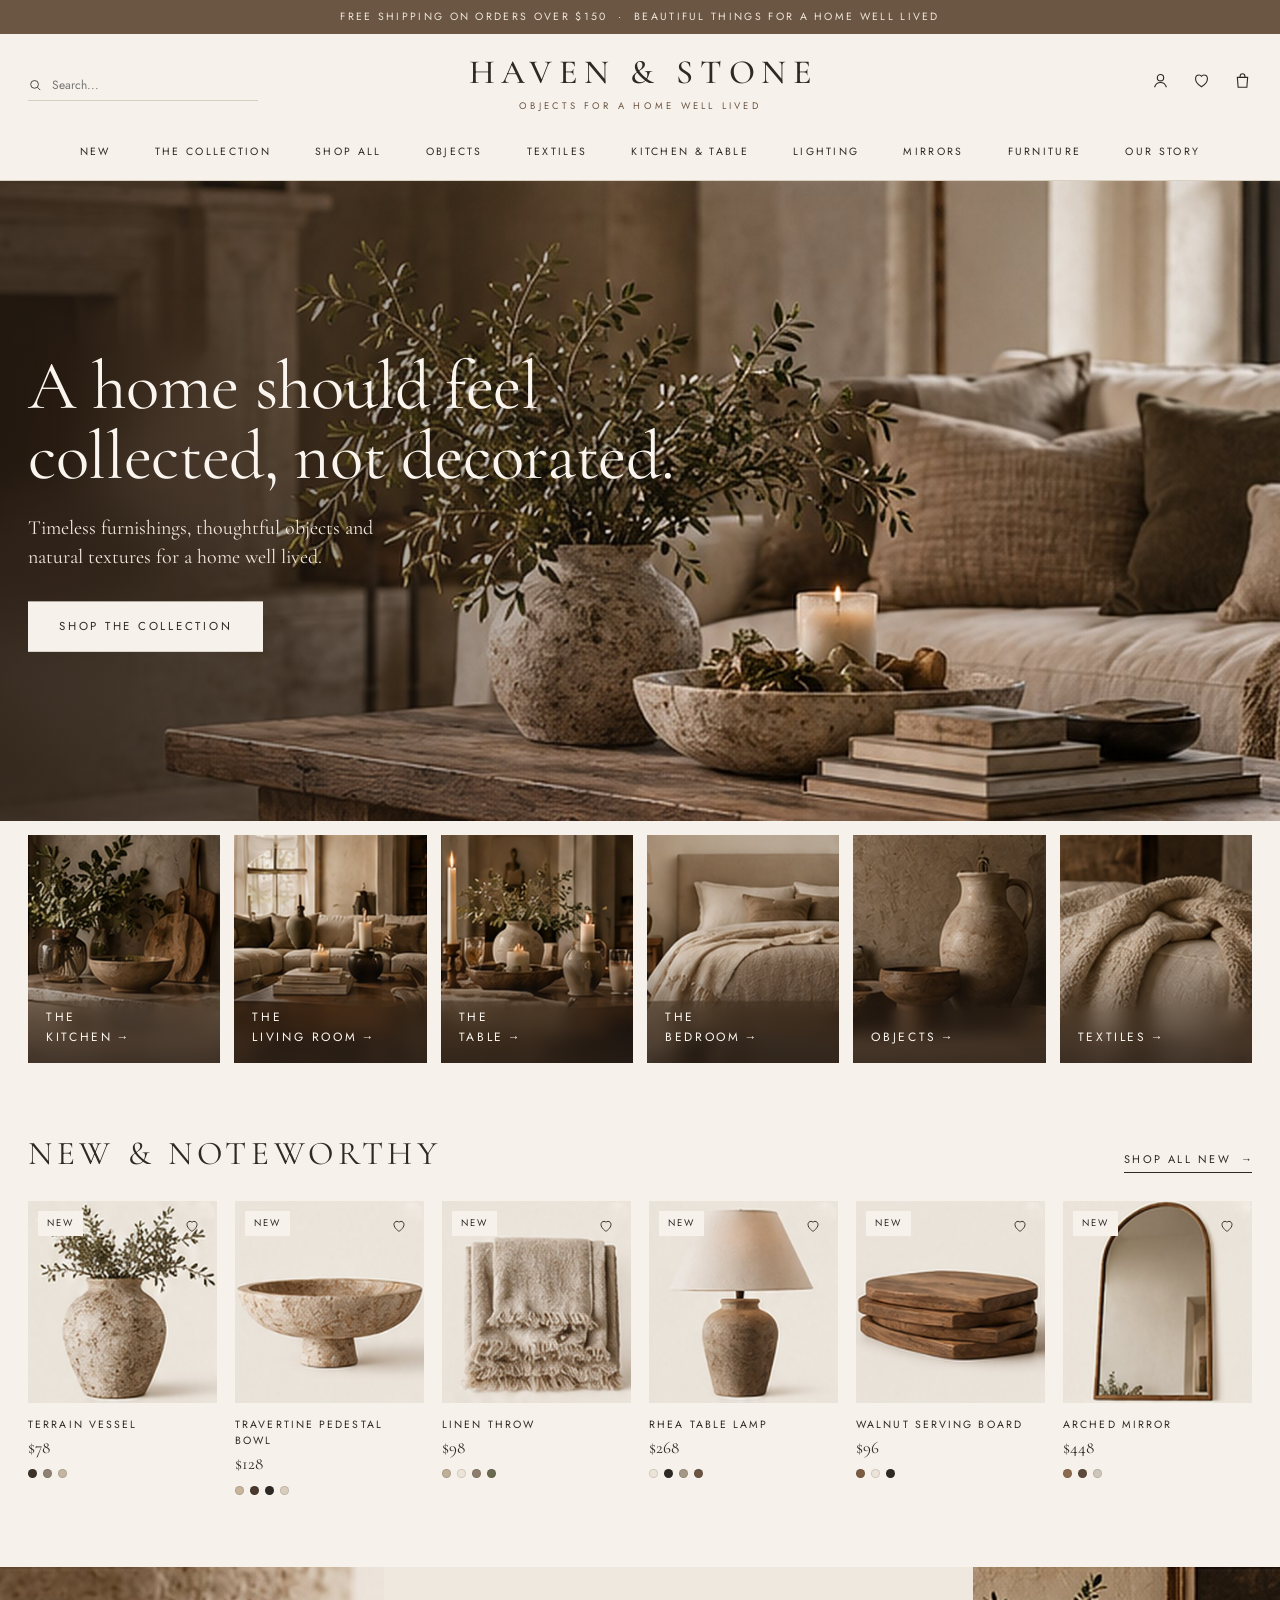
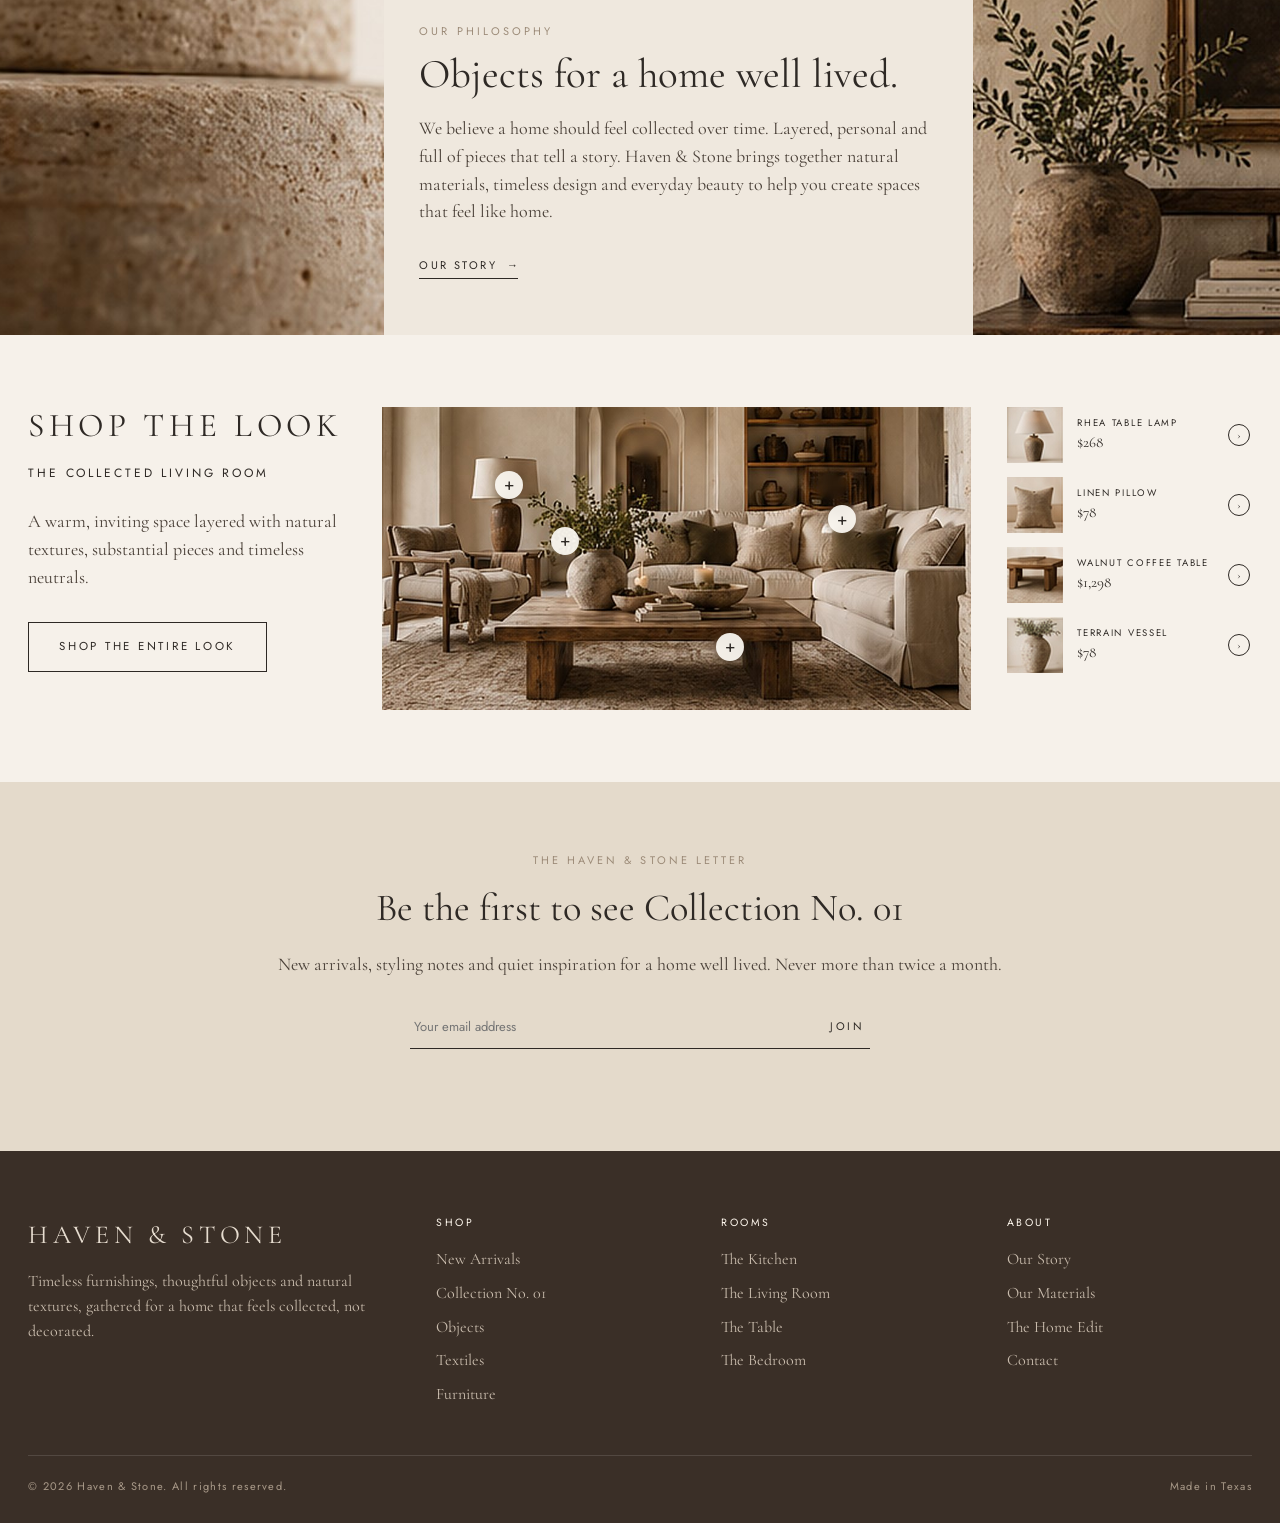
<file: index.html>
<!doctype html>
<html lang="en">
<head>
<meta charset="utf-8">
<meta name="viewport" content="width=device-width, initial-scale=1">
<title>Haven &amp; Stone | Objects for a home well lived</title>
<meta name="description" content="Timeless furnishings, thoughtful objects and natural textures for a home that feels collected, not decorated.">
<link rel="preconnect" href="https://fonts.googleapis.com">
<link rel="preconnect" href="https://fonts.gstatic.com" crossorigin>
<link href="https://fonts.googleapis.com/css2?family=Cormorant+Garamond:ital,wght@0,400;0,500;1,400&family=Jost:wght@400;500&display=swap" rel="stylesheet">
<link rel="stylesheet" href="css/style.css">
<link rel="icon" href="img/favicon.svg" type="image/svg+xml">
</head>
<body data-page="home">
<div id="site-header"></div>

<main>
  <section class="hero">
    <img src="img/hero.jpg" alt="A stoneware vessel of olive branches on a worn wood coffee table beside a linen sofa and a lit fireplace">
    <div class="hero-copy"><div class="wrap">
      <h1>A home should feel collected, not decorated.</h1>
      <p>Timeless furnishings, thoughtful objects and natural textures for a home well lived.</p>
      <a class="btn btn-light" href="collection.html">Shop the Collection</a>
    </div></div>
  </section>

  <section class="rooms"><div class="wrap rooms-grid">
    <a class="room" href="shop.html?room=kitchen"><img src="img/room-kitchen.jpg" alt=""><span>The<br>Kitchen</span></a>
    <a class="room" href="shop.html?room=living"><img src="img/room-living.jpg" alt=""><span>The<br>Living Room</span></a>
    <a class="room" href="shop.html?room=table"><img src="img/room-table.jpg" alt=""><span>The<br>Table</span></a>
    <a class="room" href="shop.html?room=bedroom"><img src="img/room-bedroom.jpg" alt=""><span>The<br>Bedroom</span></a>
    <a class="room" href="shop.html?filter=objects"><img src="img/room-objects.jpg" alt=""><span>Objects</span></a>
    <a class="room" href="shop.html?filter=textiles"><img src="img/room-textiles.jpg" alt=""><span>Textiles</span></a>
  </div></section>

  <section class="section"><div class="wrap">
    <div class="section-head">
      <h2>New &amp; Noteworthy</h2>
      <a class="link-arrow" href="shop.html?filter=new">Shop all new</a>
    </div>
    <div class="grid-6" id="new-grid"></div>
  </div></section>

  <section class="philosophy">
    <div class="img"><img src="img/stone-detail.jpg" alt="Close detail of natural travertine texture"></div>
    <div class="copy">
      <div class="eyebrow">Our Philosophy</div>
      <h2>Objects for a home well lived.</h2>
      <p>We believe a home should feel collected over time. Layered, personal and full of pieces that tell a story. Haven &amp; Stone brings together natural materials, timeless design and everyday beauty to help you create spaces that feel like home.</p>
      <div><a class="link-arrow" href="story.html">Our Story</a></div>
    </div>
    <div class="img"><img src="img/vignette-vase.jpg" alt="A stoneware vase of greenery on a dark wood console"></div>
  </section>

  <section class="section"><div class="wrap look">
    <div class="look-intro">
      <h2 class="h-caps">Shop the Look</h2>
      <div class="sub">The Collected Living Room</div>
      <p>A warm, inviting space layered with natural textures, substantial pieces and timeless neutrals.</p>
      <button class="btn" id="add-look">Shop the Entire Look</button>
    </div>
    <div class="look-photo">
      <img src="img/look-living.jpg" alt="A living room with a linen sectional, wood coffee table, ceramic lamp and stoneware vessel">
      <a class="hotspot" style="left:21.6%;top:25.6%" href="product.html?id=rhea-table-lamp">+<span class="tip">Rhea Table Lamp</span></a>
      <a class="hotspot" style="left:31%;top:44%" href="product.html?id=terrain-vessel">+<span class="tip">Terrain Vessel</span></a>
      <a class="hotspot" style="left:78%;top:37%" href="product.html?id=linen-pillow">+<span class="tip">Linen Pillow</span></a>
      <a class="hotspot" style="left:59%;top:79%" href="product.html?id=walnut-coffee-table">+<span class="tip">Walnut Coffee Table</span></a>
    </div>
    <ul class="look-list" id="look-list"></ul>
  </div></section>
</main>

<div id="site-footer"></div>

<script src="js/products.js"></script>
<script src="js/main.js"></script>
<script>
(function () {
  var P = window.HS_PRODUCTS;
  document.getElementById("new-grid").innerHTML = P.filter(function (p) { return p.isNew; }).slice(0, 6).map(HS.card).join("");

  var look = [["rhea-table-lamp", "img/t-lamp.jpg"], ["linen-pillow", "img/t-pillow.jpg"], ["walnut-coffee-table", "img/t-coffee-table.jpg"], ["terrain-vessel", "img/t-vessel.jpg"]];
  document.getElementById("look-list").innerHTML = look.map(function (l) {
    var p = HS.byId(l[0]);
    return '<li><a href="product.html?id=' + p.id + '"><img src="' + l[1] + '" alt=""><div><div class="n">' + HS.esc(p.name) + '</div><div class="p">' + HS.money(p.price) + '</div></div><span class="go">&rsaquo;</span></a></li>';
  }).join("");

  document.getElementById("add-look").addEventListener("click", function () {
    look.forEach(function (l) { HS.addToBag(l[0], 1, HS.byId(l[0]).swatches[0][0]); });
    HS.toast("The Collected Living Room was added to your bag");
    HS.openBag();
  });
})();
</script>
</body>
</html>
</file>
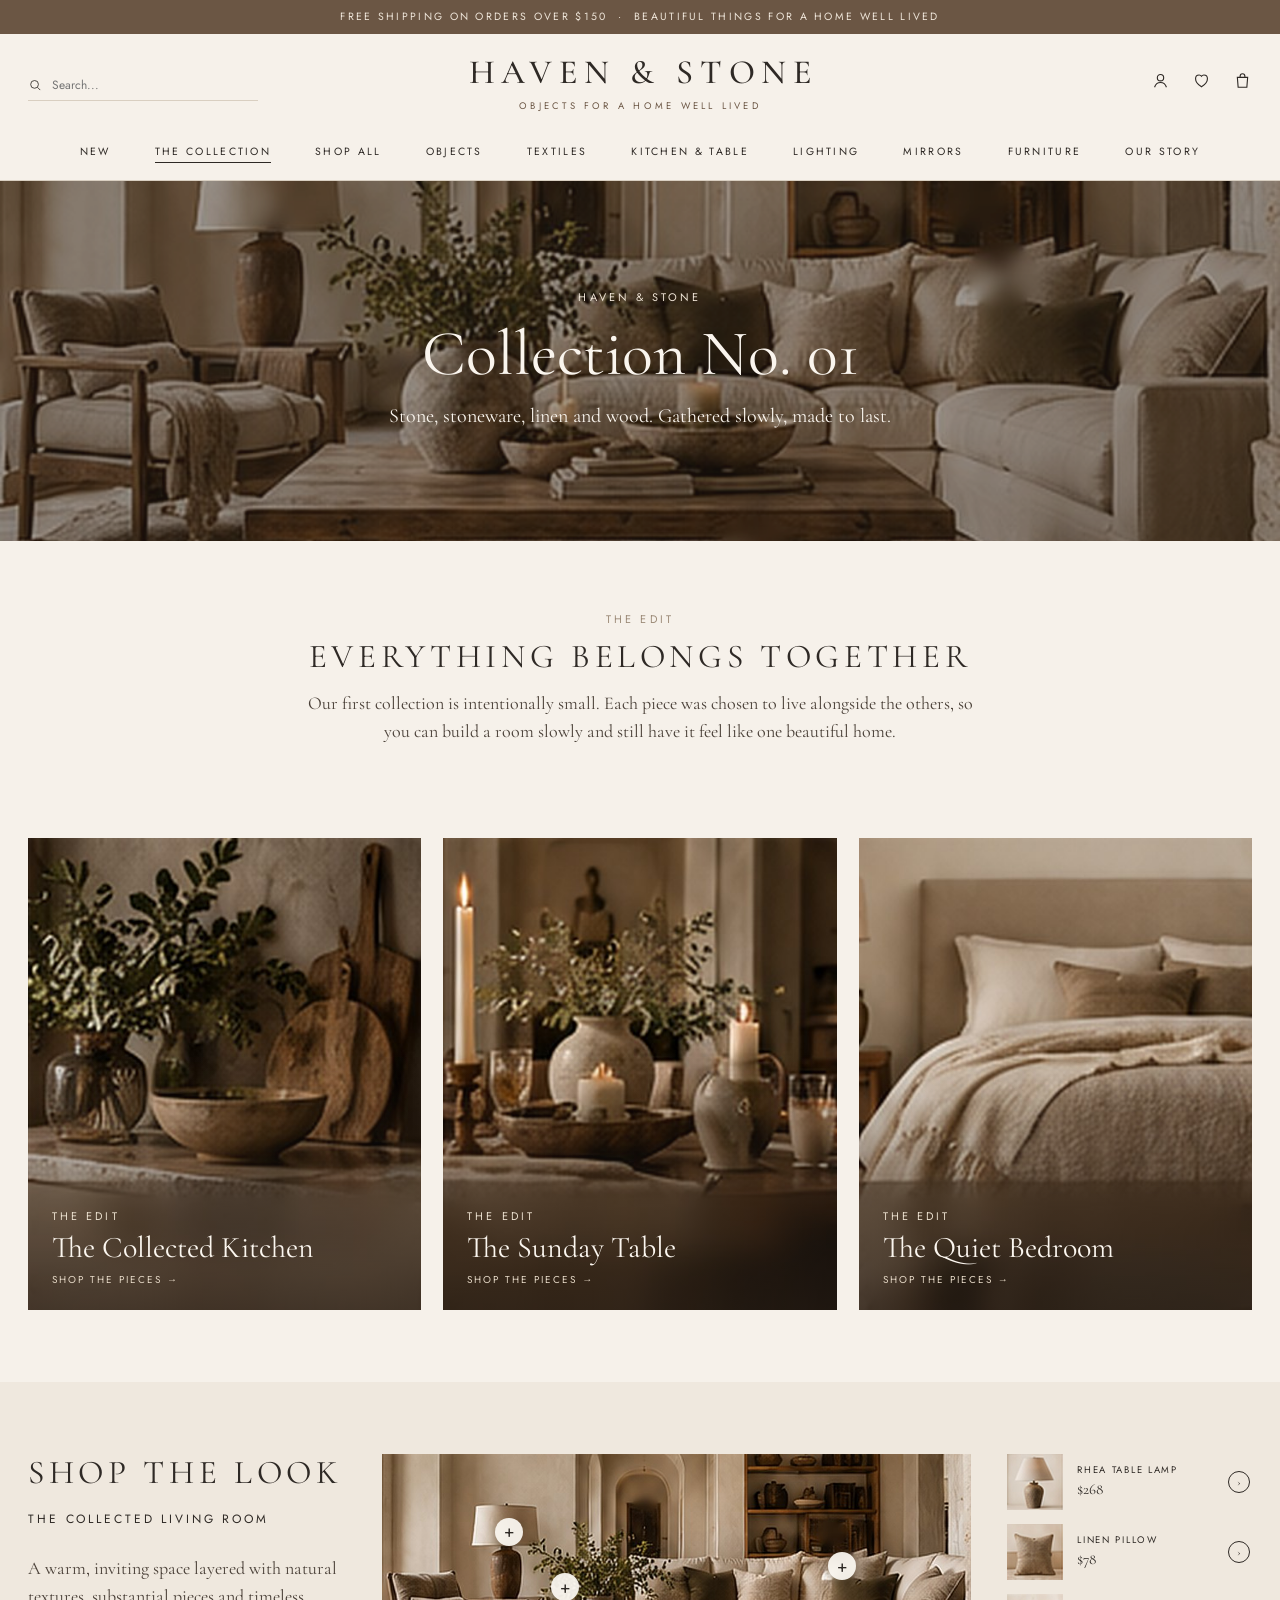
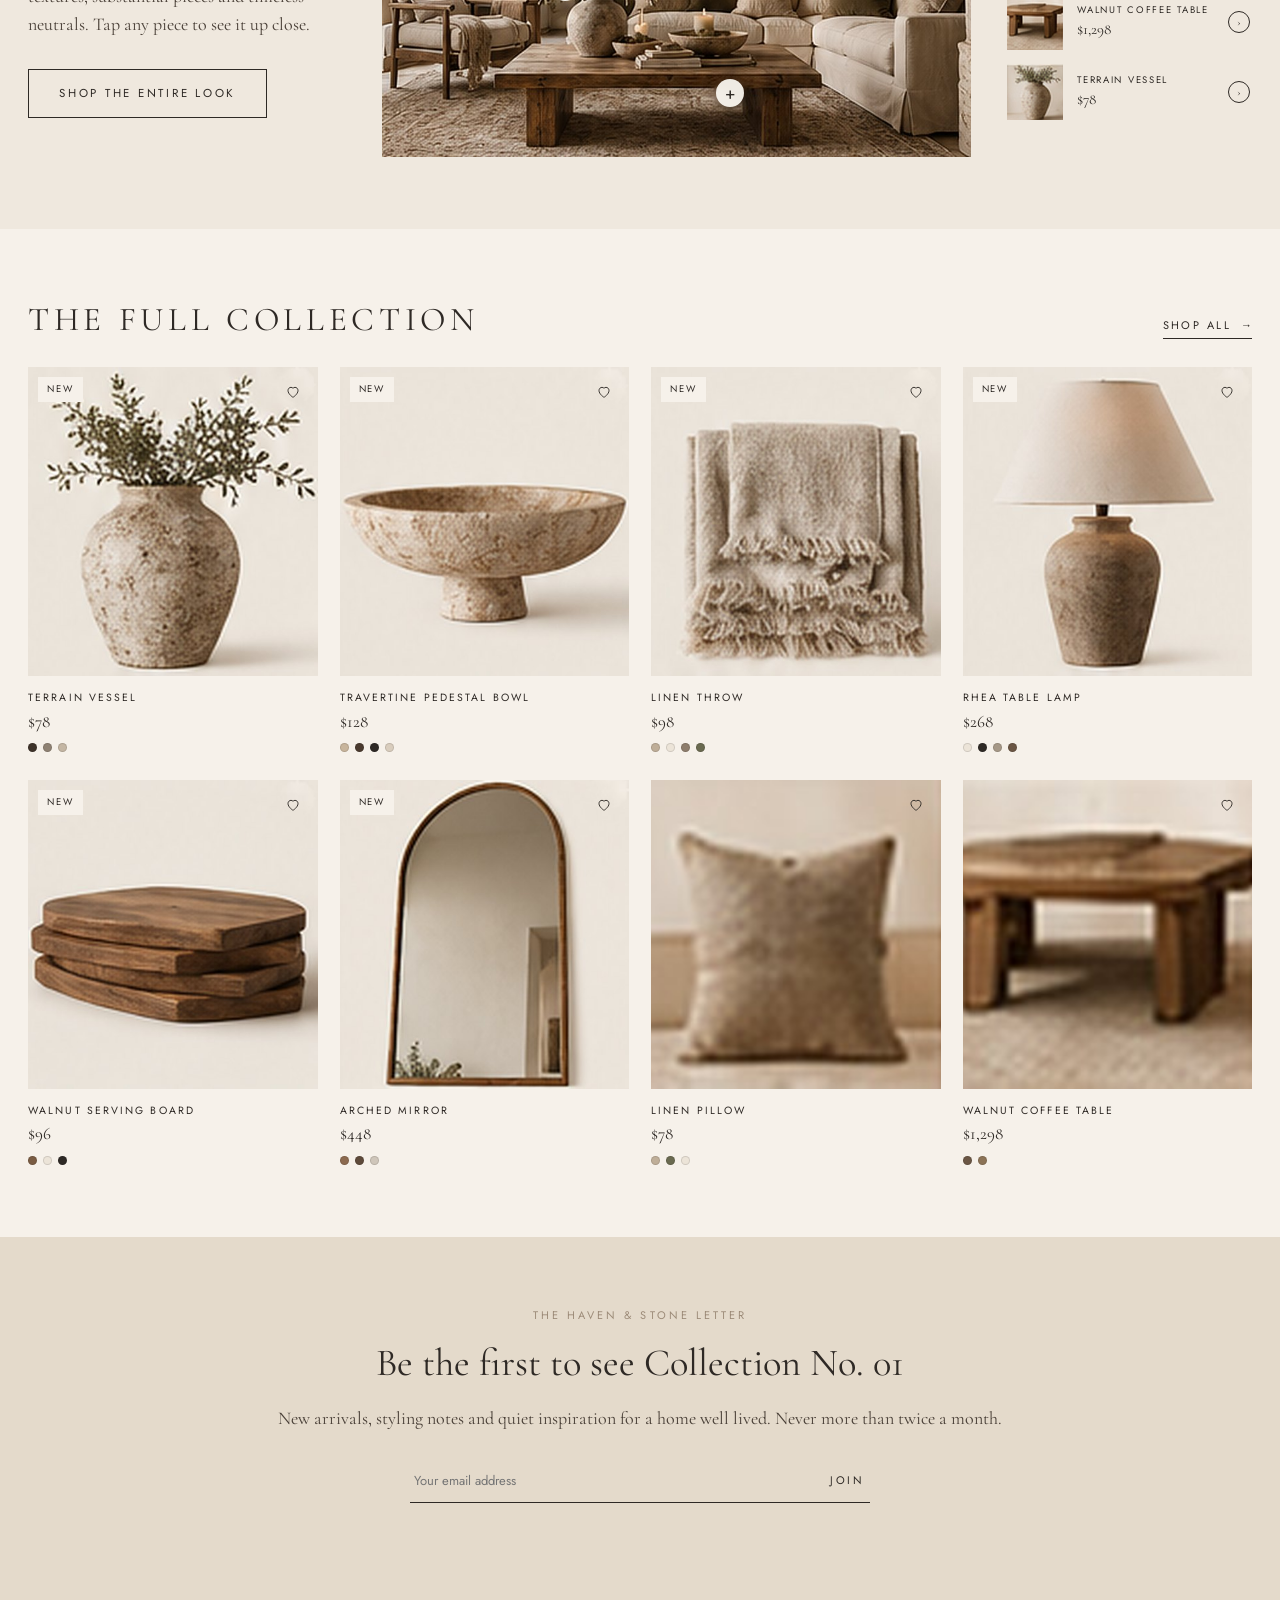
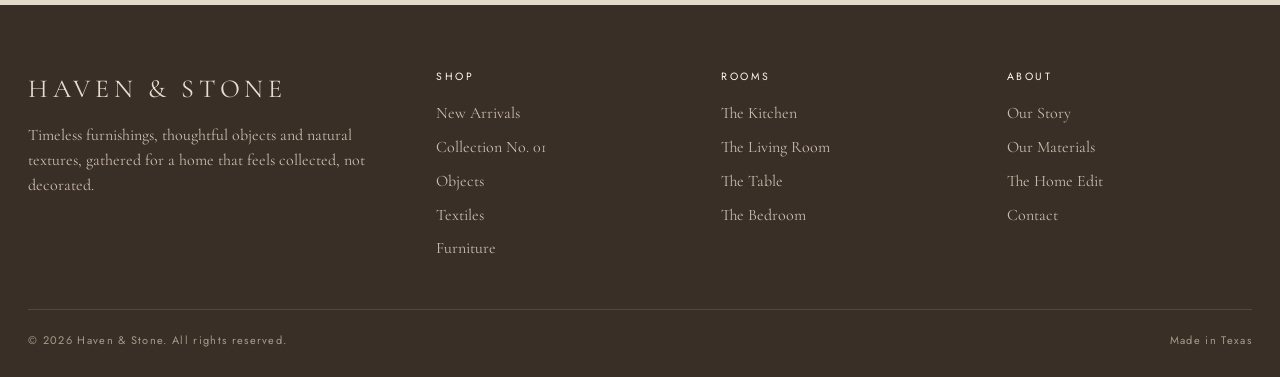
<file: collection.html>
<!doctype html>
<html lang="en">
<head>
<meta charset="utf-8">
<meta name="viewport" content="width=device-width, initial-scale=1">
<title>Collection No. 01 | Haven &amp; Stone</title>
<meta name="description" content="Haven &amp; Stone Collection No. 01. A small, cohesive edit of stone, stoneware, linen and wood for a home that feels collected.">
<link rel="preconnect" href="https://fonts.googleapis.com">
<link rel="preconnect" href="https://fonts.gstatic.com" crossorigin>
<link href="https://fonts.googleapis.com/css2?family=Cormorant+Garamond:ital,wght@0,400;0,500;1,400&family=Jost:wght@400;500&display=swap" rel="stylesheet">
<link rel="stylesheet" href="css/style.css">
<link rel="icon" href="img/favicon.svg" type="image/svg+xml">
</head>
<body data-page="collection">
<div id="site-header"></div>

<main>
  <section class="page-hero">
    <img src="img/look-living.jpg" alt="">
    <div class="inner">
      <div class="eyebrow">Haven &amp; Stone</div>
      <h1>Collection No. 01</h1>
      <p>Stone, stoneware, linen and wood. Gathered slowly, made to last.</p>
    </div>
  </section>

  <div class="col-intro">
    <div class="eyebrow">The Edit</div>
    <h2 class="h-caps" style="margin-top:10px">Everything belongs together</h2>
    <p>Our first collection is intentionally small. Each piece was chosen to live alongside the others, so you can build a room slowly and still have it feel like one beautiful home.</p>
  </div>

  <section class="section"><div class="wrap">
    <div class="edits">
      <a class="edit" href="shop.html?room=kitchen"><img src="img/room-kitchen.jpg" alt=""><div><div class="eyebrow">The Edit</div><h3>The Collected Kitchen</h3><div class="soon">Shop the pieces &rarr;</div></div></a>
      <a class="edit" href="shop.html?room=table"><img src="img/room-table.jpg" alt=""><div><div class="eyebrow">The Edit</div><h3>The Sunday Table</h3><div class="soon">Shop the pieces &rarr;</div></div></a>
      <a class="edit" href="shop.html?room=bedroom"><img src="img/room-bedroom.jpg" alt=""><div><div class="eyebrow">The Edit</div><h3>The Quiet Bedroom</h3><div class="soon">Shop the pieces &rarr;</div></div></a>
    </div>
  </div></section>

  <section class="section" style="background:var(--cream)"><div class="wrap look">
    <div class="look-intro">
      <h2 class="h-caps">Shop the Look</h2>
      <div class="sub">The Collected Living Room</div>
      <p>A warm, inviting space layered with natural textures, substantial pieces and timeless neutrals. Tap any piece to see it up close.</p>
      <button class="btn" id="add-look">Shop the Entire Look</button>
    </div>
    <div class="look-photo">
      <img src="img/look-living.jpg" alt="A living room with a linen sectional, wood coffee table, ceramic lamp and stoneware vessel">
      <a class="hotspot" style="left:21.6%;top:25.6%" href="product.html?id=rhea-table-lamp">+<span class="tip">Rhea Table Lamp</span></a>
      <a class="hotspot" style="left:31%;top:44%" href="product.html?id=terrain-vessel">+<span class="tip">Terrain Vessel</span></a>
      <a class="hotspot" style="left:78%;top:37%" href="product.html?id=linen-pillow">+<span class="tip">Linen Pillow</span></a>
      <a class="hotspot" style="left:59%;top:79%" href="product.html?id=walnut-coffee-table">+<span class="tip">Walnut Coffee Table</span></a>
    </div>
    <ul class="look-list" id="look-list"></ul>
  </div></section>

  <section class="section"><div class="wrap">
    <div class="section-head"><h2>The Full Collection</h2><a class="link-arrow" href="shop.html">Shop all</a></div>
    <div class="grid-4" id="col-grid"></div>
  </div></section>
</main>

<div id="site-footer"></div>

<script src="js/products.js"></script>
<script src="js/main.js"></script>
<script>
(function () {
  document.getElementById("col-grid").innerHTML = HS_PRODUCTS.map(HS.card).join("");
  var look = [["rhea-table-lamp", "img/t-lamp.jpg"], ["linen-pillow", "img/t-pillow.jpg"], ["walnut-coffee-table", "img/t-coffee-table.jpg"], ["terrain-vessel", "img/t-vessel.jpg"]];
  document.getElementById("look-list").innerHTML = look.map(function (l) {
    var p = HS.byId(l[0]);
    return '<li><a href="product.html?id=' + p.id + '"><img src="' + l[1] + '" alt=""><div><div class="n">' + HS.esc(p.name) + '</div><div class="p">' + HS.money(p.price) + '</div></div><span class="go">&rsaquo;</span></a></li>';
  }).join("");
  document.getElementById("add-look").addEventListener("click", function () {
    look.forEach(function (l) { HS.addToBag(l[0], 1, HS.byId(l[0]).swatches[0][0]); });
    HS.toast("The Collected Living Room was added to your bag");
    HS.openBag();
  });
})();
</script>
</body>
</html>
</file>
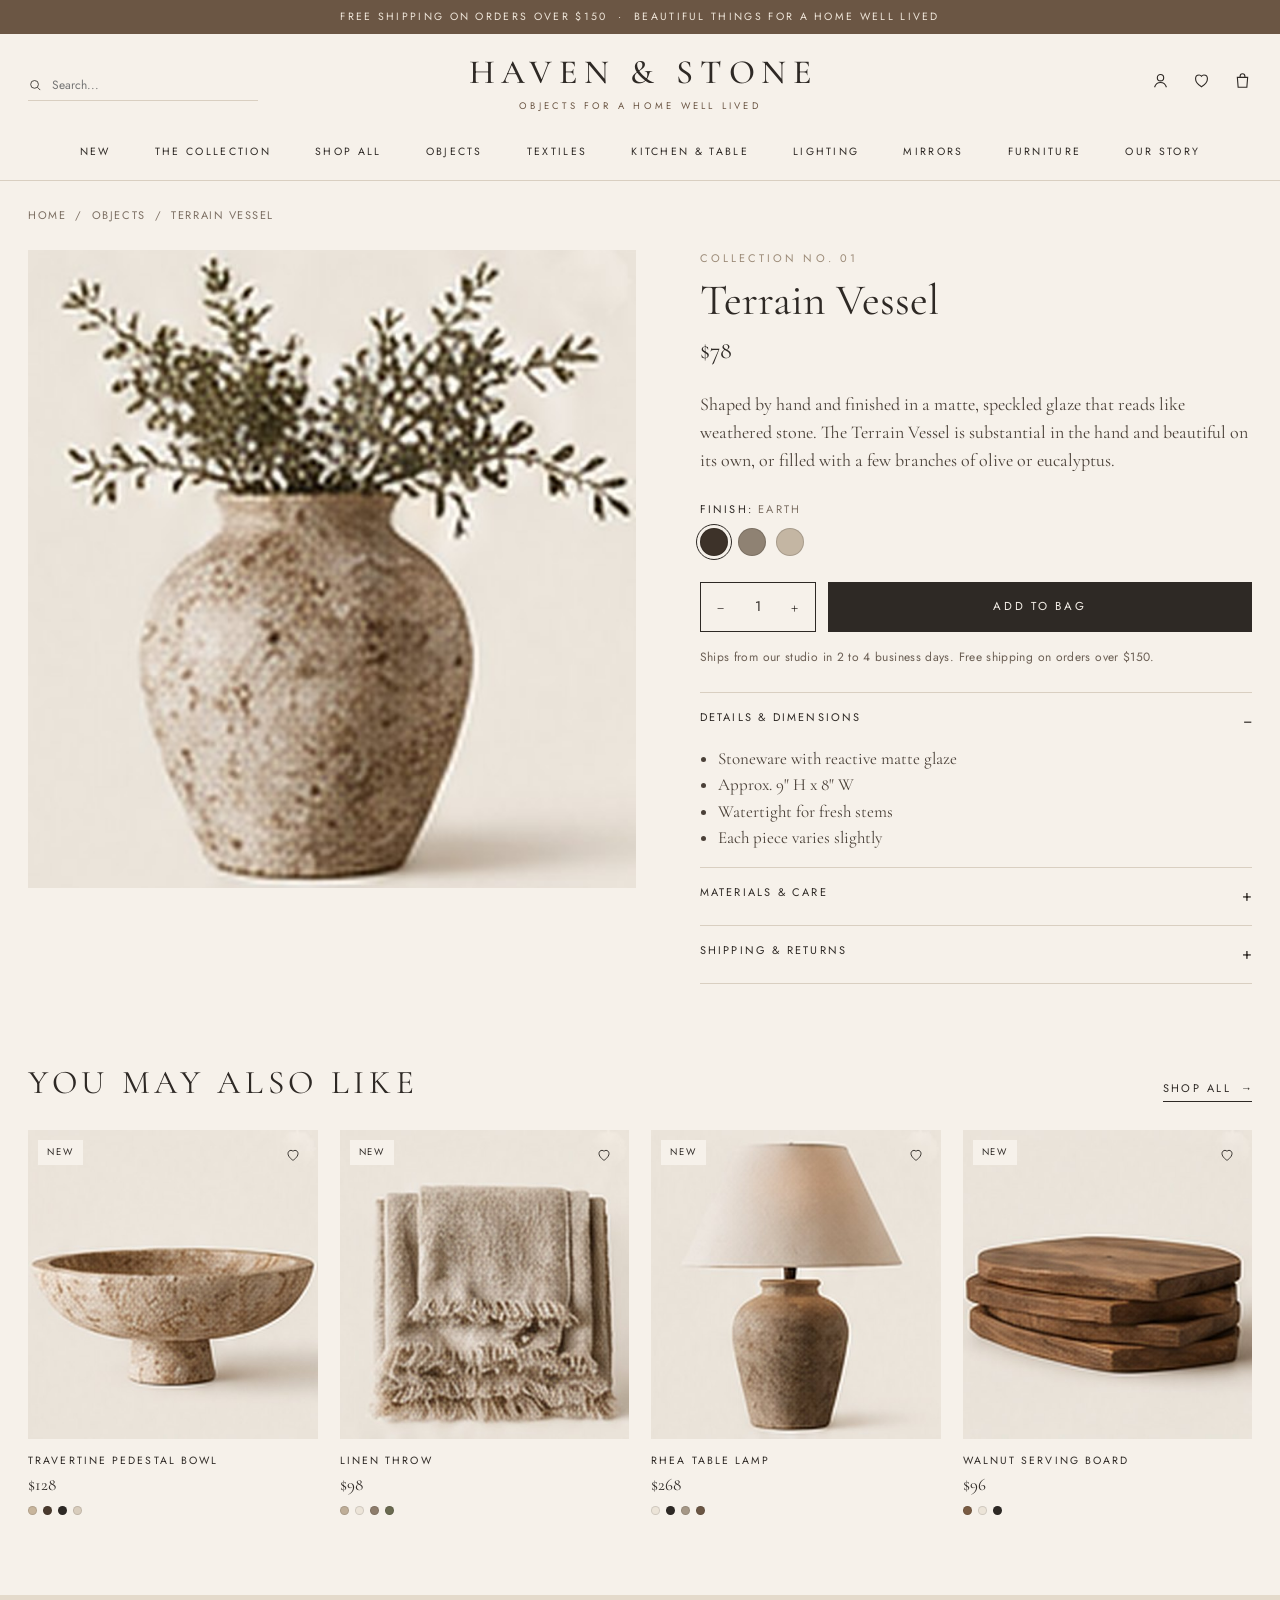
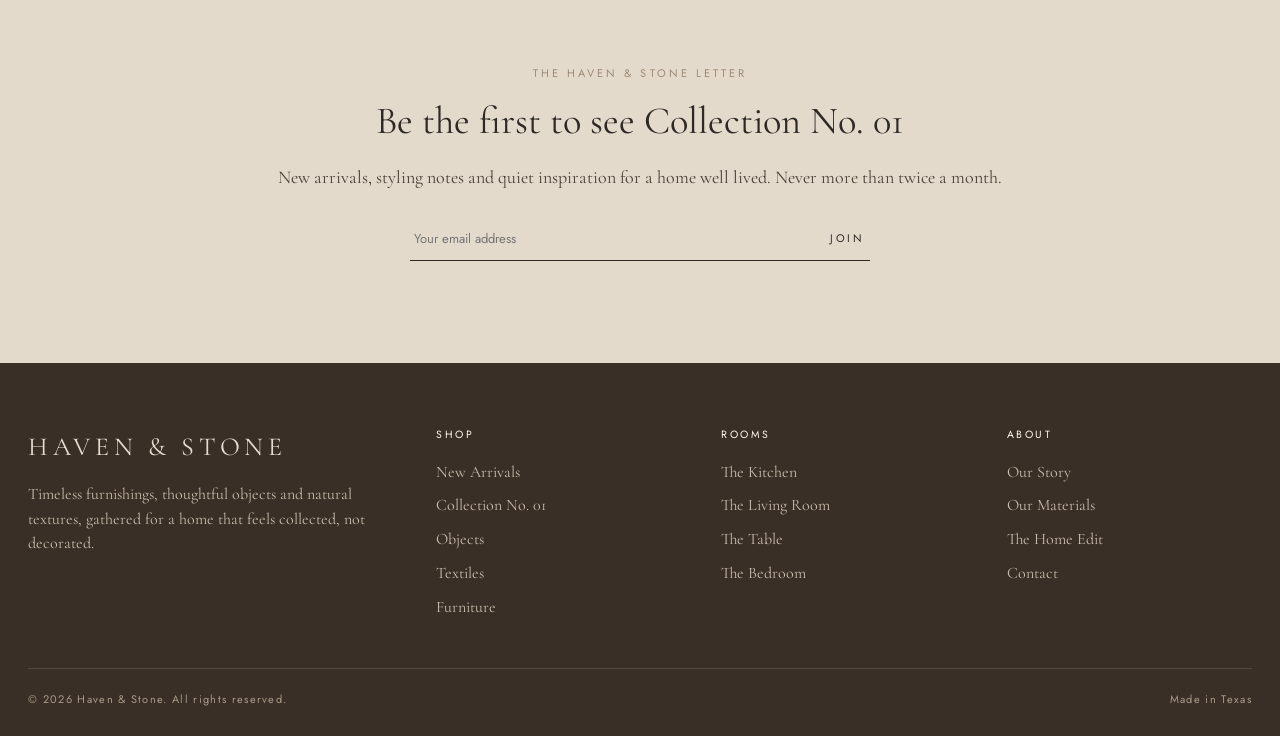
<file: product.html>
<!doctype html>
<html lang="en">
<head>
<meta charset="utf-8">
<meta name="viewport" content="width=device-width, initial-scale=1">
<title>Haven &amp; Stone</title>
<link rel="preconnect" href="https://fonts.googleapis.com">
<link rel="preconnect" href="https://fonts.gstatic.com" crossorigin>
<link href="https://fonts.googleapis.com/css2?family=Cormorant+Garamond:ital,wght@0,400;0,500;1,400&family=Jost:wght@400;500&display=swap" rel="stylesheet">
<link rel="stylesheet" href="css/style.css">
<link rel="icon" href="img/favicon.svg" type="image/svg+xml">
</head>
<body data-page="product">
<div id="site-header"></div>

<main class="wrap">
  <div id="pdp-root"></div>
  <section style="padding-bottom:80px">
    <div class="section-head"><h2>You May Also Like</h2><a class="link-arrow" href="shop.html">Shop all</a></div>
    <div class="grid-4" id="related"></div>
  </section>
</main>

<div id="site-footer"></div>

<script src="js/products.js"></script>
<script src="js/main.js"></script>
<script>
(function () {
  var id = new URLSearchParams(location.search).get("id");
  var p = HS.byId(id) || HS_PRODUCTS[0];
  var catName = "Shop";
  HS_CATEGORIES.forEach(function (c) { if (c[0] === p.category) catName = c[1]; });
  document.title = p.name + " | Haven & Stone";

  var color = p.swatches[0][0], qty = 1;
  document.getElementById("pdp-root").innerHTML =
    '<div class="crumbs"><a href="index.html">Home</a> &nbsp;/&nbsp; <a href="shop.html?filter=' + p.category + '">' + catName + "</a> &nbsp;/&nbsp; " + HS.esc(p.name) + "</div>" +
    '<div class="pdp">' +
      '<div class="pdp-img"><img src="' + p.img + '" alt="' + HS.esc(p.name) + '"></div>' +
      '<div class="pdp-info">' +
        '<div class="eyebrow">Collection No. 01</div>' +
        "<h1>" + HS.esc(p.name) + "</h1>" +
        '<div class="price">' + HS.money(p.price) + "</div>" +
        '<p class="desc">' + HS.esc(p.desc) + "</p>" +
        '<div class="opt-label">Finish: <b id="color-name">' + HS.esc(color) + "</b></div>" +
        '<div class="swatch-pick">' + p.swatches.map(function (s, i) {
          return '<button data-c="' + HS.esc(s[0]) + '" style="background:' + s[1] + '"' + (i === 0 ? ' class="on"' : "") + ' aria-label="' + HS.esc(s[0]) + '"></button>';
        }).join("") + "</div>" +
        '<div class="buy"><div class="qty"><button id="minus" aria-label="Decrease quantity">&minus;</button><span id="qty">1</span><button id="plus" aria-label="Increase quantity">+</button></div>' +
        '<button class="btn btn-solid" id="add">Add to Bag</button></div>' +
        '<p class="ship-note">' + HS.esc(p.ships) + (p.price >= 150 ? " Ships free." : " Free shipping on orders over $150.") + "</p>" +
        '<div class="details">' +
          '<details open><summary>Details &amp; Dimensions</summary><ul>' + p.details.map(function (d) { return "<li>" + HS.esc(d) + "</li>"; }).join("") + "</ul></details>" +
          "<details><summary>Materials &amp; Care</summary><p>We choose real, substantial materials wherever we can. Natural stone, stoneware, solid wood and linen will show slight variation from piece to piece. That is part of their character.</p></details>" +
          "<details><summary>Shipping &amp; Returns</summary><p>Smaller pieces ship from our studio. Furniture, lighting and mirrors ship directly from the maker. Unused items may be returned within 30 days of delivery.</p></details>" +
        "</div>" +
      "</div>" +
    "</div>";

  document.querySelectorAll(".swatch-pick button").forEach(function (b) {
    b.addEventListener("click", function () {
      document.querySelectorAll(".swatch-pick button").forEach(function (x) { x.classList.remove("on"); });
      b.classList.add("on");
      color = b.getAttribute("data-c");
      document.getElementById("color-name").textContent = color;
    });
  });
  document.getElementById("minus").addEventListener("click", function () { qty = Math.max(1, qty - 1); document.getElementById("qty").textContent = qty; });
  document.getElementById("plus").addEventListener("click", function () { qty = Math.min(20, qty + 1); document.getElementById("qty").textContent = qty; });
  document.getElementById("add").addEventListener("click", function () { HS.addToBag(p.id, qty, color); HS.openBag(); });

  var rel = HS_PRODUCTS.filter(function (x) { return x.id !== p.id; })
    .sort(function (a, b) { return (b.rooms.some(function (r) { return p.rooms.indexOf(r) > -1; }) ? 1 : 0) - (a.rooms.some(function (r) { return p.rooms.indexOf(r) > -1; }) ? 1 : 0); })
    .slice(0, 4);
  document.getElementById("related").innerHTML = rel.map(HS.card).join("");
})();
</script>
</body>
</html>
</file>
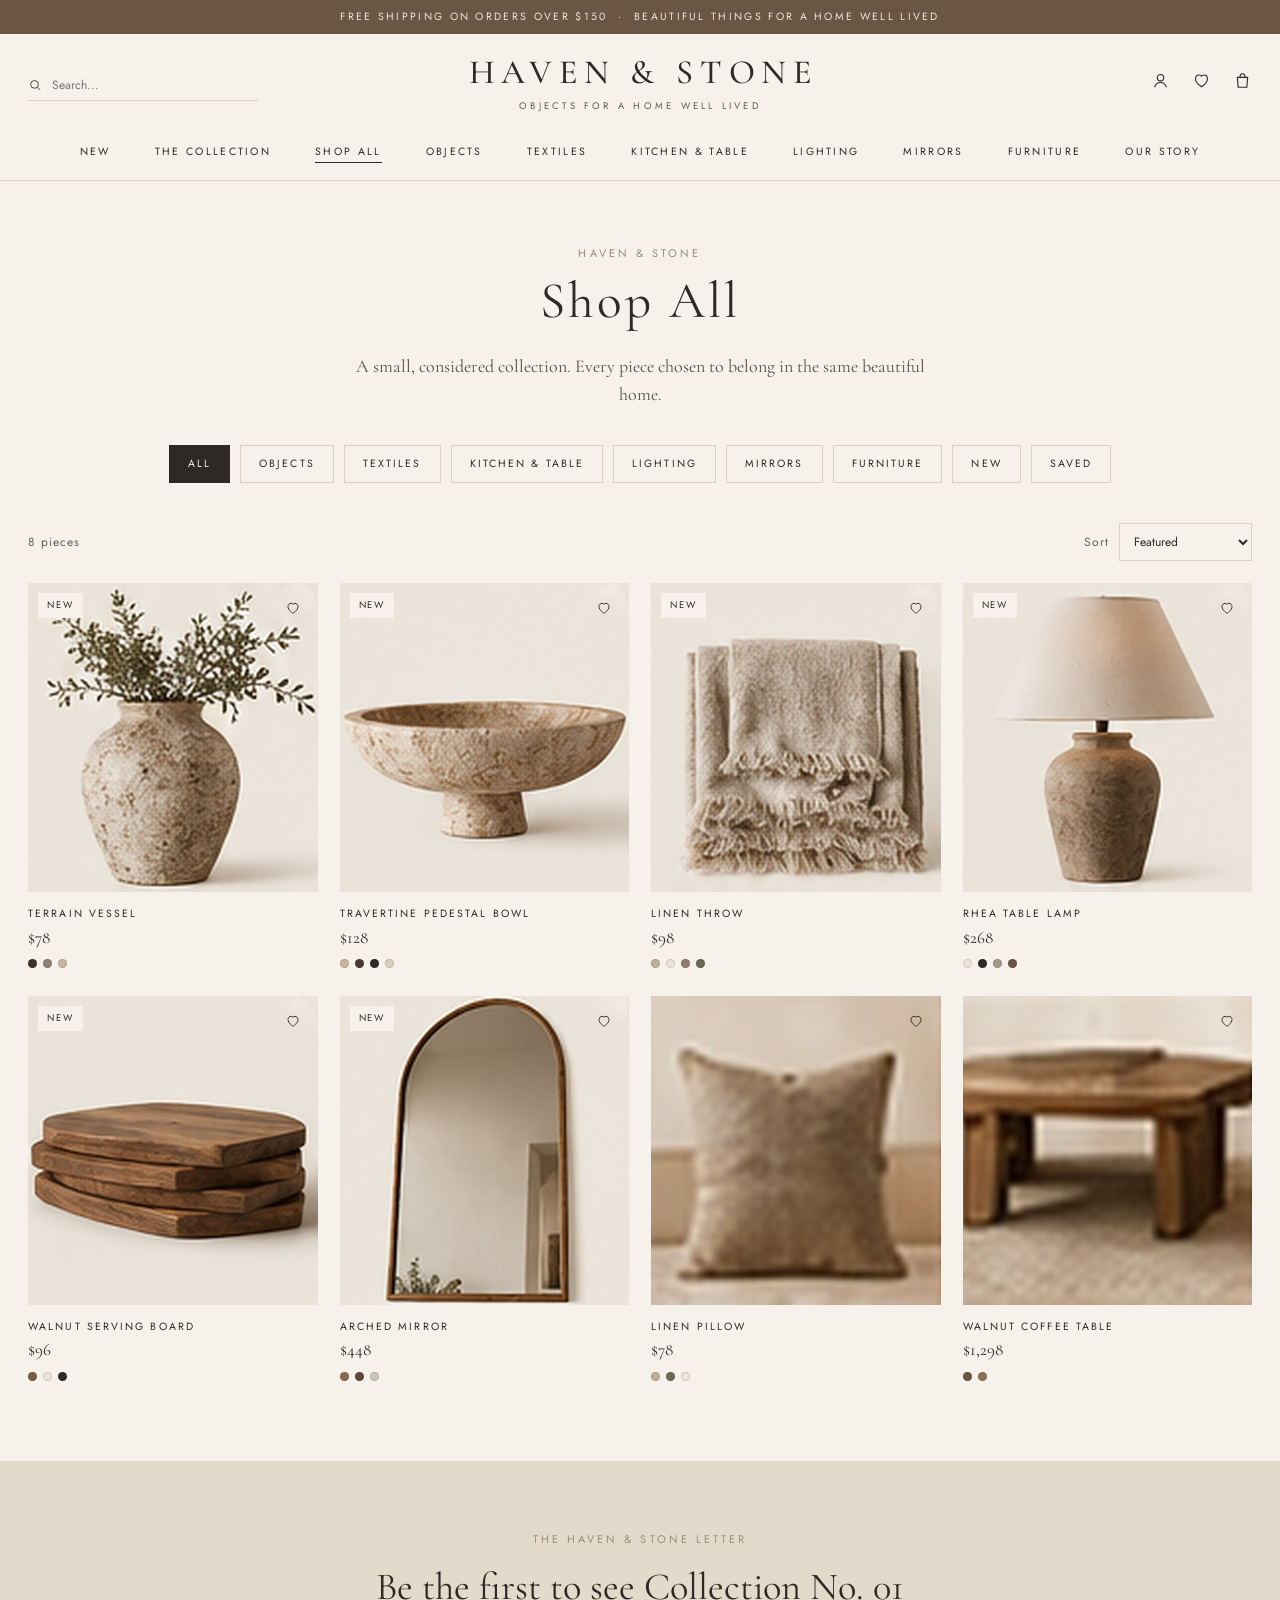
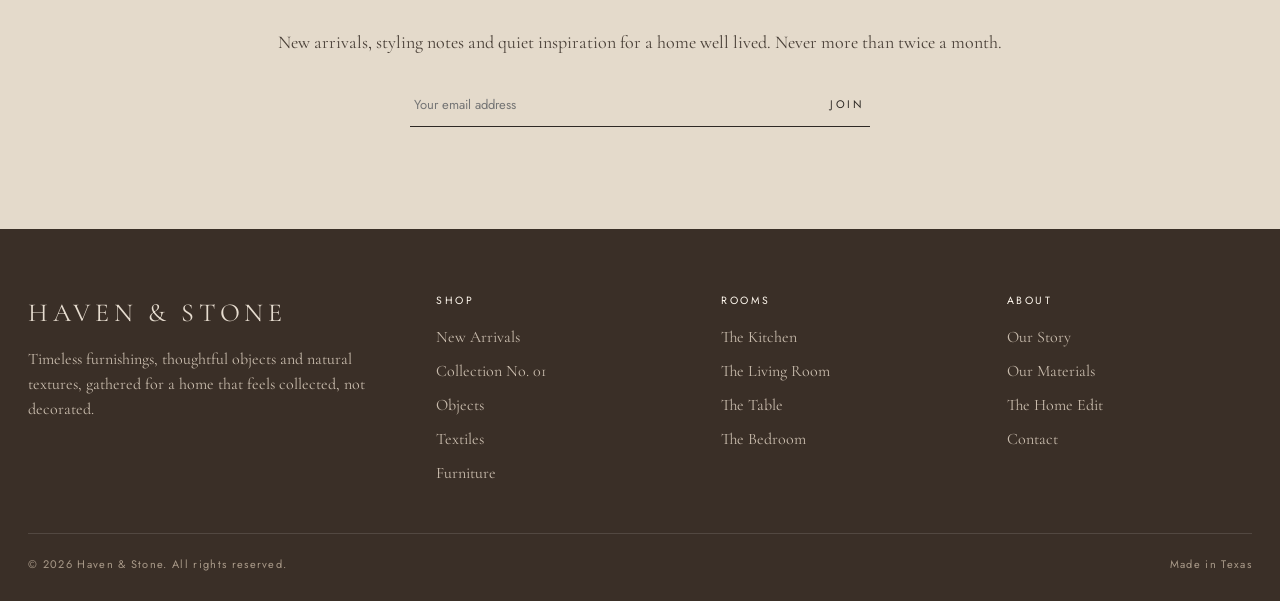
<file: shop.html>
<!doctype html>
<html lang="en">
<head>
<meta charset="utf-8">
<meta name="viewport" content="width=device-width, initial-scale=1">
<title>Shop | Haven &amp; Stone</title>
<meta name="description" content="Shop a small, considered collection of objects, textiles, lighting and furniture from Haven &amp; Stone.">
<link rel="preconnect" href="https://fonts.googleapis.com">
<link rel="preconnect" href="https://fonts.gstatic.com" crossorigin>
<link href="https://fonts.googleapis.com/css2?family=Cormorant+Garamond:ital,wght@0,400;0,500;1,400&family=Jost:wght@400;500&display=swap" rel="stylesheet">
<link rel="stylesheet" href="css/style.css">
<link rel="icon" href="img/favicon.svg" type="image/svg+xml">
</head>
<body data-page="shop">
<div id="site-header"></div>

<main class="wrap">
  <div class="page-title">
    <div class="eyebrow" id="shop-eyebrow">Haven &amp; Stone</div>
    <h1 id="shop-title">Shop All</h1>
    <p id="shop-sub">A small, considered collection. Every piece chosen to belong in the same beautiful home.</p>
  </div>

  <div class="filters" id="filters"></div>

  <div class="shop-bar">
    <span id="count"></span>
    <label>Sort &nbsp;<select id="sort">
      <option value="featured">Featured</option>
      <option value="low">Price, low to high</option>
      <option value="high">Price, high to low</option>
      <option value="az">Name, A to Z</option>
    </select></label>
  </div>

  <div class="grid-4" id="shop-grid"></div>
  <div style="height:80px"></div>
</main>

<div id="site-footer"></div>

<script src="js/products.js"></script>
<script src="js/main.js"></script>
<script>
(function () {
  var P = window.HS_PRODUCTS;
  var qs = new URLSearchParams(location.search);
  var state = { filter: qs.get("filter") || "all", room: qs.get("room") || "", q: (qs.get("q") || "").trim().toLowerCase(), sort: "featured" };

  var fEl = document.getElementById("filters");
  var cats = HS_CATEGORIES.concat([["new", "New"], ["saved", "Saved"]]);
  function drawFilters() {
    fEl.innerHTML = cats.map(function (c) {
      var on = !state.room && !state.q && state.filter === c[0];
      return '<button data-f="' + c[0] + '"' + (on ? ' class="active"' : "") + ">" + c[1] + "</button>";
    }).join("");
  }
  fEl.addEventListener("click", function (e) {
    var b = e.target.closest("button");
    if (!b) return;
    state.filter = b.getAttribute("data-f");
    state.room = ""; state.q = "";
    history.replaceState(null, "", state.filter === "all" ? "shop.html" : "shop.html?filter=" + state.filter);
    draw();
  });
  document.getElementById("sort").addEventListener("change", function (e) { state.sort = e.target.value; draw(); });

  function draw() {
    drawFilters();
    var list = P.slice();
    var title = "Shop All", eyebrow = "Haven & Stone";
    var sub = "A small, considered collection. Every piece chosen to belong in the same beautiful home.";
    if (state.q) {
      list = list.filter(function (p) { return (p.name + " " + p.short + " " + p.category).toLowerCase().indexOf(state.q) > -1; });
      title = "Search"; sub = 'Results for "' + state.q + '"';
    } else if (state.room) {
      list = list.filter(function (p) { return p.rooms.indexOf(state.room) > -1; });
      eyebrow = "Shop by Room"; title = HS_ROOMS[state.room] || "Shop"; sub = "Pieces chosen to gather, layer and live with.";
    } else if (state.filter === "new") {
      list = list.filter(function (p) { return p.isNew; }); title = "New Arrivals"; sub = "The latest additions to the Haven & Stone collection.";
    } else if (state.filter === "saved") {
      var s = HS.saved(); list = list.filter(function (p) { return s.indexOf(p.id) > -1; }); title = "Saved"; sub = "The pieces you have saved for later.";
    } else if (state.filter !== "all") {
      list = list.filter(function (p) { return p.category === state.filter; });
      cats.forEach(function (c) { if (c[0] === state.filter) title = c[1]; });
    }
    if (state.sort === "low") list.sort(function (a, b) { return a.price - b.price; });
    if (state.sort === "high") list.sort(function (a, b) { return b.price - a.price; });
    if (state.sort === "az") list.sort(function (a, b) { return a.name.localeCompare(b.name); });

    document.getElementById("shop-title").textContent = title;
    document.getElementById("shop-eyebrow").textContent = eyebrow;
    document.getElementById("shop-sub").textContent = sub;
    document.title = title + " | Haven & Stone";
    document.getElementById("count").textContent = list.length + (list.length === 1 ? " piece" : " pieces");
    var g = document.getElementById("shop-grid");
    g.innerHTML = list.length ? list.map(HS.card).join("") :
      '<div class="empty" style="grid-column:1/-1">' + (state.filter === "saved" ? "Tap the heart on any piece to save it here." : "More pieces are on their way. Check back soon.") + "</div>";
  }
  draw();
})();
</script>
</body>
</html>
</file>
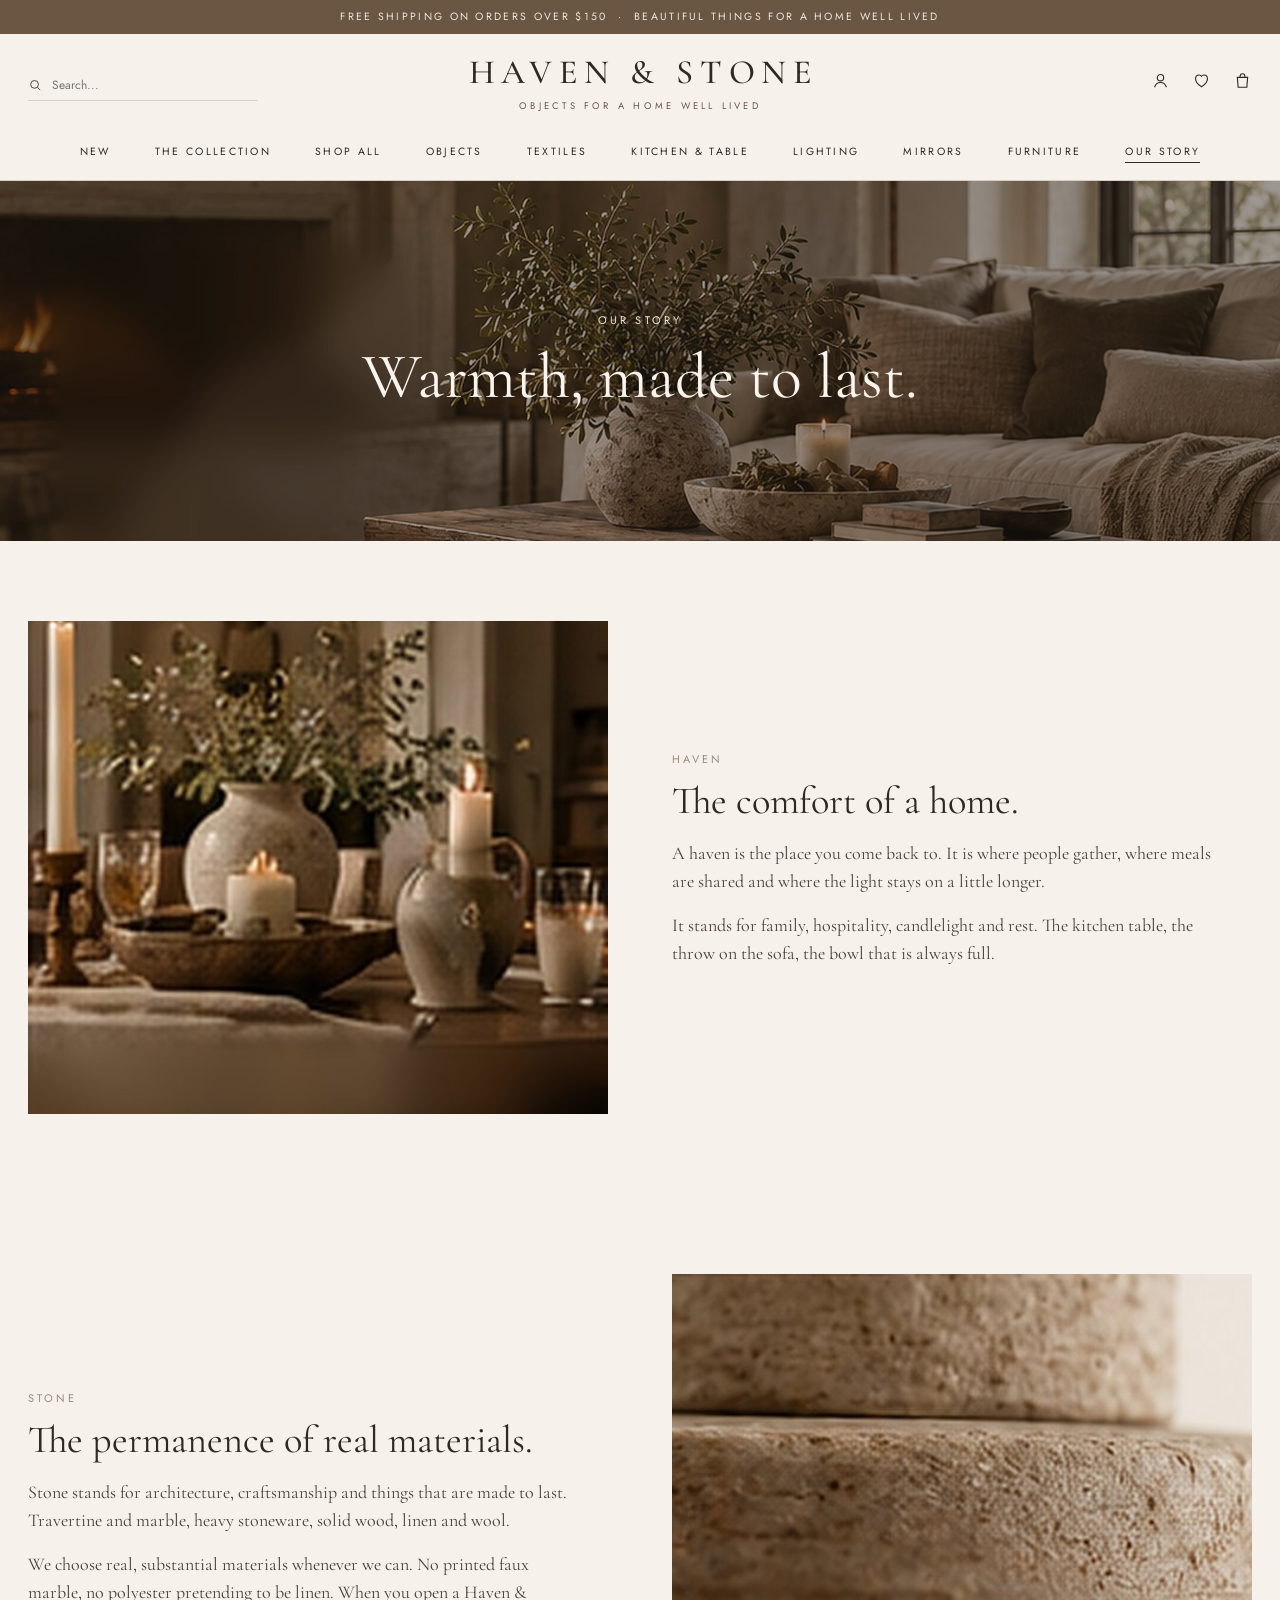
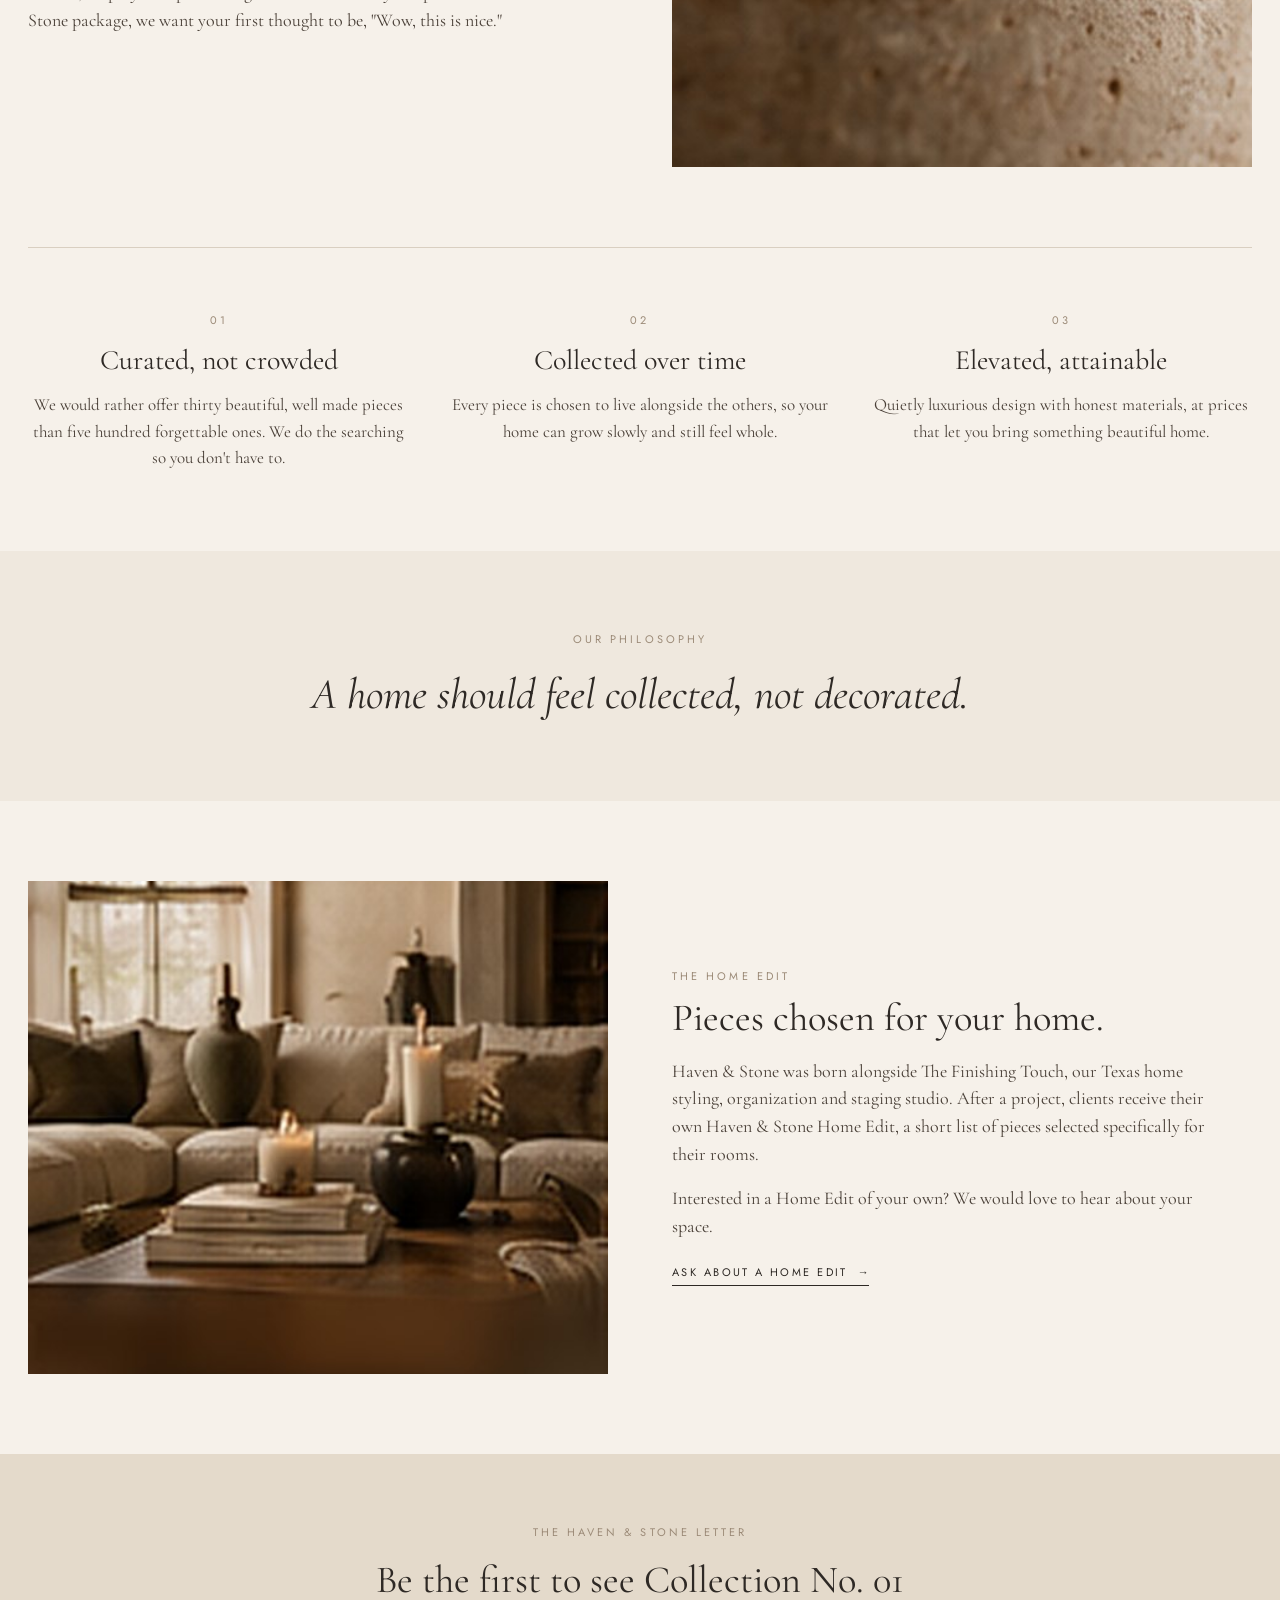
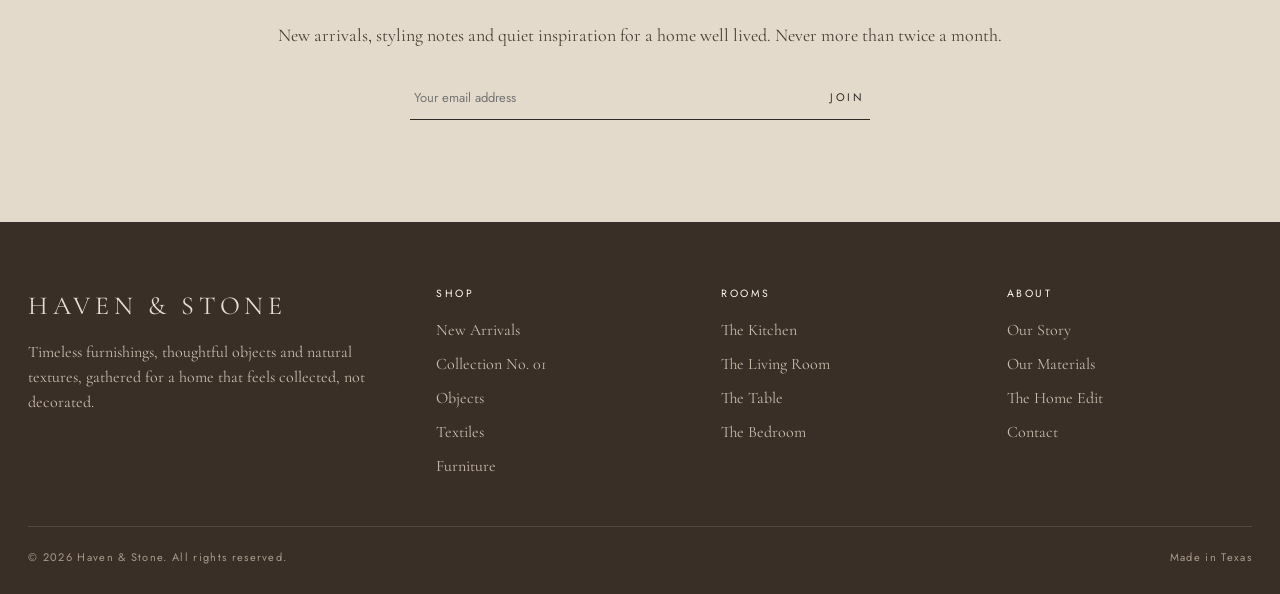
<file: story.html>
<!doctype html>
<html lang="en">
<head>
<meta charset="utf-8">
<meta name="viewport" content="width=device-width, initial-scale=1">
<title>Our Story | Haven &amp; Stone</title>
<meta name="description" content="Haven &amp; Stone brings together warmth and permanence: natural materials, timeless design and everyday beauty for a home well lived.">
<link rel="preconnect" href="https://fonts.googleapis.com">
<link rel="preconnect" href="https://fonts.gstatic.com" crossorigin>
<link href="https://fonts.googleapis.com/css2?family=Cormorant+Garamond:ital,wght@0,400;0,500;1,400&family=Jost:wght@400;500&display=swap" rel="stylesheet">
<link rel="stylesheet" href="css/style.css">
<link rel="icon" href="img/favicon.svg" type="image/svg+xml">
</head>
<body data-page="story">
<div id="site-header"></div>

<main>
  <section class="page-hero">
    <img src="img/hero.jpg" alt="" style="object-position:60% center">
    <div class="inner">
      <div class="eyebrow">Our Story</div>
      <h1>Warmth, made to last.</h1>
    </div>
  </section>

  <div class="wrap">
    <section class="story-block">
      <div class="story-img"><img src="img/room-table.jpg" alt="A candlelit table set with stoneware and greenery"></div>
      <div class="story-copy">
        <div class="eyebrow">Haven</div>
        <h2>The comfort of a home.</h2>
        <p>A haven is the place you come back to. It is where people gather, where meals are shared and where the light stays on a little longer.</p>
        <p>It stands for family, hospitality, candlelight and rest. The kitchen table, the throw on the sofa, the bowl that is always full.</p>
      </div>
    </section>

    <section class="story-block flip" id="materials">
      <div class="story-img"><img src="img/stone-detail.jpg" alt="Natural travertine texture"></div>
      <div class="story-copy">
        <div class="eyebrow">Stone</div>
        <h2>The permanence of real materials.</h2>
        <p>Stone stands for architecture, craftsmanship and things that are made to last. Travertine and marble, heavy stoneware, solid wood, linen and wool.</p>
        <p>We choose real, substantial materials whenever we can. No printed faux marble, no polyester pretending to be linen. When you open a Haven &amp; Stone package, we want your first thought to be, "Wow, this is nice."</p>
      </div>
    </section>

    <section class="pillars">
      <div><div class="eyebrow">01</div><h3>Curated, not crowded</h3><p>We would rather offer thirty beautiful, well made pieces than five hundred forgettable ones. We do the searching so you don't have to.</p></div>
      <div><div class="eyebrow">02</div><h3>Collected over time</h3><p>Every piece is chosen to live alongside the others, so your home can grow slowly and still feel whole.</p></div>
      <div><div class="eyebrow">03</div><h3>Elevated, attainable</h3><p>Quietly luxurious design with honest materials, at prices that let you bring something beautiful home.</p></div>
    </section>
  </div>

  <section class="quote">
    <div class="eyebrow" style="margin-bottom:20px">Our Philosophy</div>
    <blockquote>A home should feel collected, not decorated.</blockquote>
  </section>

  <div class="wrap">
    <section class="story-block" id="home-edit">
      <div class="story-img"><img src="img/room-living.jpg" alt="A styled living room with linen sofa and candlelight"></div>
      <div class="story-copy">
        <div class="eyebrow">The Home Edit</div>
        <h2>Pieces chosen for your home.</h2>
        <p>Haven &amp; Stone was born alongside The Finishing Touch, our Texas home styling, organization and staging studio. After a project, clients receive their own Haven &amp; Stone Home Edit, a short list of pieces selected specifically for their rooms.</p>
        <p>Interested in a Home Edit of your own? We would love to hear about your space.</p>
        <a class="link-arrow" href="mailto:hello@havenandstone.com?subject=Home%20Edit">Ask about a Home Edit</a>
      </div>
    </section>
  </div>
</main>

<div id="site-footer"></div>

<script src="js/products.js"></script>
<script src="js/main.js"></script>
</body>
</html>
</file>
<file: css/style.css>
/* Haven & Stone */
:root {
  --ivory: #f6f1ea;
  --cream: #efe8de;
  --oat: #e4dacb;
  --mushroom: #c9bba7;
  --taupe: #9c8b78;
  --walnut: #5e4a3a;
  --bark: #6b5644;
  --charcoal: #2e2925;
  --olive: #5f5f45;
  --line: #d9cfc1;
  --serif: "Cormorant Garamond", "Cormorant", Georgia, serif;
  --sans: "Jost", "Helvetica Neue", Arial, sans-serif;
  --max: 1320px;
}

* { box-sizing: border-box; margin: 0; padding: 0; }
html { scroll-behavior: smooth; }
body {
  background: var(--ivory);
  color: var(--charcoal);
  font-family: var(--serif);
  font-size: 18px;
  line-height: 1.55;
  -webkit-font-smoothing: antialiased;
}
img { display: block; max-width: 100%; }
a { color: inherit; text-decoration: none; }
button { font: inherit; color: inherit; background: none; border: 0; cursor: pointer; }

.wrap { max-width: var(--max); margin: 0 auto; padding: 0 28px; }
.eyebrow {
  font-family: var(--sans);
  font-size: 11px;
  letter-spacing: .28em;
  text-transform: uppercase;
  color: var(--taupe);
}
.caps {
  font-family: var(--sans);
  font-size: 11.5px;
  letter-spacing: .22em;
  text-transform: uppercase;
}
.link-arrow {
  font-family: var(--sans);
  font-size: 11px;
  letter-spacing: .22em;
  text-transform: uppercase;
  border-bottom: 1px solid currentColor;
  padding-bottom: 4px;
  display: inline-flex;
  gap: 10px;
  align-items: center;
}
.link-arrow::after { content: "\2192"; letter-spacing: 0; }
.btn {
  display: inline-block;
  font-family: var(--sans);
  font-size: 11.5px;
  letter-spacing: .24em;
  text-transform: uppercase;
  padding: 15px 30px;
  border: 1px solid var(--charcoal);
  transition: background .25s, color .25s;
}
.btn:hover { background: var(--charcoal); color: var(--ivory); }
.btn-light { background: var(--ivory); border-color: var(--ivory); color: var(--charcoal); }
.btn-light:hover { background: transparent; color: var(--ivory); }
.btn-solid { background: var(--charcoal); color: var(--ivory); }
.btn-solid:hover { background: var(--walnut); border-color: var(--walnut); }

/* Announcement */
.announce {
  background: var(--bark);
  color: #efe6da;
  text-align: center;
  font-family: var(--sans);
  font-size: 10.5px;
  letter-spacing: .22em;
  text-transform: uppercase;
  padding: 9px 16px;
}

/* Header */
.site-header { background: var(--ivory); border-bottom: 1px solid var(--line); position: sticky; top: 0; z-index: 40; }
.header-top {
  display: grid;
  grid-template-columns: 1fr auto 1fr;
  align-items: center;
  padding-top: 22px;
  padding-bottom: 14px;
}
.search {
  display: flex; align-items: center; gap: 10px;
  border-bottom: 1px solid var(--line);
  max-width: 230px; padding: 6px 0;
}
.search input {
  border: 0; background: none; outline: none; width: 100%;
  font-family: var(--sans); font-size: 12px; color: var(--charcoal);
}
.logo { text-align: center; }
.logo .word {
  font-family: var(--serif);
  font-weight: 500;
  font-size: 34px;
  letter-spacing: .2em;
  line-height: 1;
  padding-left: .2em;
  display: block;
}
.logo .tag {
  display: block;
  margin-top: 9px;
  font-family: var(--sans);
  font-size: 9.5px;
  letter-spacing: .34em;
  text-transform: uppercase;
  color: var(--bark);
}
.icons { display: flex; justify-content: flex-end; gap: 22px; align-items: center; }
.icons svg { width: 19px; height: 19px; stroke: var(--charcoal); fill: none; stroke-width: 1.4; }
.bag-btn { position: relative; }
.bag-count {
  position: absolute; top: -7px; right: -9px;
  background: var(--walnut); color: var(--ivory);
  font-family: var(--sans); font-size: 9px;
  width: 16px; height: 16px; border-radius: 50%;
  display: none; align-items: center; justify-content: center;
}
.bag-count.show { display: flex; }
.menu-btn { display: none; }

.main-nav ul {
  list-style: none;
  display: flex; justify-content: center; flex-wrap: wrap;
  gap: 8px 44px;
  padding: 8px 0 16px;
}
.main-nav a {
  font-family: var(--sans);
  font-size: 10.5px;
  letter-spacing: .22em;
  text-transform: uppercase;
  padding-bottom: 3px;
  border-bottom: 1px solid transparent;
  transition: border-color .2s;
}
.main-nav a:hover, .main-nav a.active { border-color: var(--charcoal); }
.main-nav .sale { color: #8a5a3c; }

/* Hero */
.hero { position: relative; height: min(78vh, 640px); min-height: 440px; overflow: hidden; background: #3b2f26; }
.hero img { width: 100%; height: 100%; object-fit: cover; object-position: 62% center; }
.hero::before {
  content: ""; position: absolute; inset: 0; z-index: 1;
  background: linear-gradient(90deg, rgba(38,29,22,.62) 0%, rgba(38,29,22,.35) 34%, rgba(38,29,22,0) 60%);
}
.hero-copy {
  position: absolute; z-index: 2; left: 0; right: 0; top: 50%;
  transform: translateY(-50%);
  color: #faf5ee;
}
.hero-copy h1 {
  font-weight: 400;
  font-size: clamp(42px, 5.4vw, 72px);
  line-height: 1.02;
  max-width: 9.5em;
  letter-spacing: -.005em;
}
.hero-copy p { margin: 22px 0 30px; font-size: 20px; max-width: 18em; line-height: 1.45; color: #f0e7dc; }

/* Rooms */
.rooms { padding: 14px 0 0; }
.rooms-grid { display: grid; grid-template-columns: repeat(6, 1fr); gap: 14px; }
.room { position: relative; overflow: hidden; aspect-ratio: 157 / 186; background: var(--oat); }
.room img { width: 100%; height: 100%; object-fit: cover; transition: transform .8s ease; }
.room:hover img { transform: scale(1.045); }
.room::after {
  content: ""; position: absolute; inset: 0;
  background: linear-gradient(180deg, rgba(0,0,0,0) 50%, rgba(45,34,26,.78) 100%);
}
.room span {
  position: absolute; z-index: 2; left: 18px; bottom: 16px; right: 12px;
  color: #fbf6ef;
  font-family: var(--sans); font-size: 12px; letter-spacing: .22em; text-transform: uppercase; line-height: 1.6;
}
.room span::after { content: "  \2192"; letter-spacing: 0; }

/* Section heads */
.section { padding: 72px 0; }
.section-head { display: flex; align-items: flex-end; justify-content: space-between; gap: 20px; margin-bottom: 28px; }
.section-head h2, .h-caps {
  font-weight: 400;
  font-size: clamp(26px, 2.6vw, 34px);
  letter-spacing: .14em;
  text-transform: uppercase;
  line-height: 1.15;
}

/* Product cards */
.grid-6 { display: grid; grid-template-columns: repeat(6, 1fr); gap: 18px; }
.grid-4 { display: grid; grid-template-columns: repeat(4, 1fr); gap: 28px 22px; }
.card { display: block; }
.card .ph { position: relative; background: #f1ebe2; aspect-ratio: 148 / 158; overflow: hidden; }
.card .ph img { width: 100%; height: 100%; object-fit: cover; transition: transform .7s ease; }
.card:hover .ph img { transform: scale(1.04); }
.wish {
  position: absolute; top: 10px; right: 10px; z-index: 2;
  width: 30px; height: 30px; display: grid; place-items: center;
}
.wish svg { width: 16px; height: 16px; stroke: var(--charcoal); fill: none; stroke-width: 1.4; transition: fill .2s; }
.wish.on svg { fill: var(--walnut); stroke: var(--walnut); }
.card h3 {
  margin-top: 14px;
  font-family: var(--sans); font-weight: 400;
  font-size: 10.5px; letter-spacing: .2em; text-transform: uppercase;
}
.card .price { font-size: 17px; margin-top: 2px; }
.swatches { display: flex; gap: 6px; margin-top: 8px; }
.swatches i { width: 9px; height: 9px; border-radius: 50%; display: block; border: 1px solid rgba(0,0,0,.12); }
.badge {
  position: absolute; left: 10px; top: 10px; z-index: 2;
  background: var(--ivory); font-family: var(--sans); font-size: 9.5px; letter-spacing: .2em;
  text-transform: uppercase; padding: 5px 9px;
}

/* Philosophy */
.philosophy { display: grid; grid-template-columns: 30% 1fr 24%; background: var(--cream); min-height: 360px; }
.philosophy .img { overflow: hidden; }
.philosophy .img img { width: 100%; height: 100%; object-fit: cover; }
.philosophy .copy { padding: 56px 6%; display: flex; flex-direction: column; justify-content: center; }
.philosophy h2 { font-weight: 400; font-size: clamp(32px, 3.2vw, 44px); line-height: 1.1; margin: 12px 0 18px; }
.philosophy p { color: #4a4038; max-width: 32em; margin-bottom: 24px; }

/* Shop the look */
.look { display: grid; grid-template-columns: 26% 1fr 20%; gap: 36px; align-items: start; }
.look-intro h2 { margin-bottom: 18px; }
.look-intro .sub { font-family: var(--sans); font-size: 12px; letter-spacing: .24em; text-transform: uppercase; margin-bottom: 26px; }
.look-intro p { color: #4a4038; margin-bottom: 30px; }
.look-photo { position: relative; }
.look-photo img { width: 100%; }
.hotspot {
  position: absolute; transform: translate(-50%, -50%);
  width: 28px; height: 28px; border-radius: 50%;
  background: rgba(250,246,240,.94); color: var(--charcoal);
  display: grid; place-items: center; font-family: var(--sans); font-size: 17px; line-height: 1;
  box-shadow: 0 2px 10px rgba(0,0,0,.18);
  transition: transform .2s;
}
.hotspot:hover { transform: translate(-50%, -50%) scale(1.12); }
.hotspot .tip {
  position: absolute; bottom: 36px; left: 50%; transform: translateX(-50%);
  background: var(--ivory); padding: 8px 12px; white-space: nowrap;
  font-family: var(--sans); font-size: 10px; letter-spacing: .18em; text-transform: uppercase;
  opacity: 0; pointer-events: none; transition: opacity .2s;
  box-shadow: 0 4px 16px rgba(0,0,0,.12);
}
.hotspot:hover .tip, .hotspot:focus .tip { opacity: 1; }
.look-list { list-style: none; display: flex; flex-direction: column; gap: 14px; }
.look-list a { display: grid; grid-template-columns: 56px 1fr 24px; gap: 14px; align-items: center; }
.look-list img { width: 56px; height: 56px; object-fit: cover; background: #f1ebe2; }
.look-list .n { font-family: var(--sans); font-size: 9.5px; letter-spacing: .18em; text-transform: uppercase; }
.look-list .p { font-size: 15px; }
.look-list .go { width: 22px; height: 22px; border: 1px solid var(--charcoal); border-radius: 50%; display: grid; place-items: center; font-size: 12px; }

/* Newsletter */
.newsletter { background: var(--oat); text-align: center; padding: 70px 0; }
.newsletter h2 { font-weight: 400; font-size: clamp(28px, 3vw, 40px); margin: 10px 0 12px; }
.newsletter p { color: #4a4038; margin-bottom: 26px; }
.news-form { display: flex; max-width: 460px; margin: 0 auto; border-bottom: 1px solid var(--charcoal); }
.news-form input { flex: 1; border: 0; background: none; padding: 12px 4px; font-family: var(--sans); font-size: 13px; outline: none; color: var(--charcoal); min-width: 0; }
.news-form button { font-family: var(--sans); font-size: 11px; letter-spacing: .22em; text-transform: uppercase; padding: 0 6px; }
.news-note { font-family: var(--sans); font-size: 12px; margin-top: 14px; min-height: 18px; color: var(--walnut); }

/* Footer */
.site-footer { background: #3a2f27; color: #e6dccf; padding: 64px 0 28px; }
.foot-grid { display: grid; grid-template-columns: 1.5fr 1fr 1fr 1fr; gap: 40px; }
.site-footer .word { font-size: 26px; letter-spacing: .18em; }
.site-footer p { color: #c9bcad; font-size: 16px; margin-top: 14px; max-width: 22em; }
.site-footer h4 { font-family: var(--sans); font-weight: 400; font-size: 10.5px; letter-spacing: .24em; text-transform: uppercase; margin-bottom: 16px; color: #fff8ee; }
.site-footer ul { list-style: none; display: grid; gap: 9px; font-size: 16px; color: #c9bcad; }
.site-footer ul a:hover { color: #fff; }
.foot-base { border-top: 1px solid rgba(255,255,255,.12); margin-top: 48px; padding-top: 22px; display: flex; justify-content: space-between; gap: 16px; flex-wrap: wrap; font-family: var(--sans); font-size: 11px; letter-spacing: .12em; color: #a99a89; }

/* Page hero (inner pages) */
.page-hero { position: relative; height: 360px; overflow: hidden; background: #3b2f26; }
.page-hero img { width: 100%; height: 100%; object-fit: cover; opacity: .9; }
.page-hero::after { content: ""; position: absolute; inset: 0; background: rgba(38,29,22,.38); }
.page-hero .inner { position: absolute; inset: 0; z-index: 2; display: flex; flex-direction: column; align-items: center; justify-content: center; text-align: center; color: #faf5ee; padding: 0 20px; }
.page-hero h1 { font-weight: 400; font-size: clamp(38px, 5vw, 64px); line-height: 1.05; }
.page-hero .eyebrow { color: #efe4d6; margin-bottom: 14px; }
.page-hero p { margin-top: 14px; font-size: 20px; max-width: 32em; }

.page-title { text-align: center; padding: 64px 0 36px; }
.page-title h1 { font-weight: 400; font-size: clamp(36px, 4vw, 54px); letter-spacing: .06em; }
.page-title p { color: #5b5047; max-width: 34em; margin: 12px auto 0; }

/* Shop */
.filters { display: flex; flex-wrap: wrap; justify-content: center; gap: 10px; margin-bottom: 40px; }
.filters button {
  font-family: var(--sans); font-size: 10.5px; letter-spacing: .2em; text-transform: uppercase;
  padding: 10px 18px; border: 1px solid var(--line); transition: all .2s;
}
.filters button:hover { border-color: var(--charcoal); }
.filters button.active { background: var(--charcoal); color: var(--ivory); border-color: var(--charcoal); }
.shop-bar { display: flex; justify-content: space-between; align-items: center; margin-bottom: 22px; font-family: var(--sans); font-size: 12px; letter-spacing: .08em; color: #6b5f54; }
.shop-bar select { font-family: var(--sans); font-size: 12px; background: none; border: 1px solid var(--line); padding: 8px 10px; color: var(--charcoal); }
.empty { text-align: center; padding: 40px 0; color: #6b5f54; }

/* Product page */
.crumbs { font-family: var(--sans); font-size: 11px; letter-spacing: .14em; text-transform: uppercase; color: #7c6f63; padding: 26px 0; }
.crumbs a:hover { color: var(--charcoal); }
.pdp { display: grid; grid-template-columns: 1.1fr 1fr; gap: 64px; padding-bottom: 80px; }
.pdp-img { background: #f1ebe2; aspect-ratio: 1 / 1.05; overflow: hidden; }
.pdp-img img { width: 100%; height: 100%; object-fit: cover; }
.pdp-info h1 { font-weight: 400; font-size: clamp(34px, 3.4vw, 46px); line-height: 1.08; margin: 10px 0 8px; }
.pdp-info .price { font-size: 24px; margin-bottom: 22px; }
.pdp-info .desc { color: #4a4038; margin-bottom: 26px; }
.opt-label { font-family: var(--sans); font-size: 11px; letter-spacing: .2em; text-transform: uppercase; margin-bottom: 10px; }
.opt-label b { font-weight: 400; color: #7c6f63; }
.swatch-pick { display: flex; gap: 10px; margin-bottom: 26px; }
.swatch-pick button { width: 28px; height: 28px; border-radius: 50%; border: 1px solid rgba(0,0,0,.15); outline-offset: 3px; }
.swatch-pick button.on { outline: 1px solid var(--charcoal); }
.buy { display: flex; gap: 12px; margin-bottom: 30px; }
.qty { display: flex; border: 1px solid var(--charcoal); }
.qty button { width: 40px; font-size: 18px; }
.qty span { width: 34px; display: grid; place-items: center; font-family: var(--sans); font-size: 14px; }
.buy .btn { flex: 1; text-align: center; }
.details { border-top: 1px solid var(--line); }
.details details { border-bottom: 1px solid var(--line); padding: 16px 0; }
.details summary { cursor: pointer; list-style: none; font-family: var(--sans); font-size: 11px; letter-spacing: .2em; text-transform: uppercase; display: flex; justify-content: space-between; }
.details summary::-webkit-details-marker { display: none; }
.details summary::after { content: "+"; font-size: 16px; letter-spacing: 0; }
.details details[open] summary::after { content: "\2212"; }
.details details p, .details details ul { margin-top: 12px; color: #4a4038; font-size: 17px; }
.details ul { padding-left: 18px; }
.ship-note { font-family: var(--sans); font-size: 12px; color: #6b5f54; margin-top: -14px; margin-bottom: 26px; letter-spacing: .03em; }

/* Story */
.story-block { display: grid; grid-template-columns: 1fr 1fr; gap: 64px; align-items: center; padding: 80px 0; }
.story-block.flip .story-img { order: 2; }
.story-img img { width: 100%; aspect-ratio: 4 / 3.4; object-fit: cover; }
.story-copy h2 { font-weight: 400; font-size: clamp(30px, 3vw, 42px); line-height: 1.1; margin: 12px 0 18px; }
.story-copy p { color: #4a4038; margin-bottom: 16px; max-width: 30em; }
.pillars { display: grid; grid-template-columns: repeat(3, 1fr); gap: 40px; text-align: center; padding: 64px 0 80px; border-top: 1px solid var(--line); }
.pillars h3 { font-weight: 400; font-size: 28px; margin: 10px 0 10px; }
.pillars p { color: #4a4038; font-size: 17px; }
.quote { background: var(--cream); text-align: center; padding: 80px 20px; }
.quote blockquote { font-size: clamp(30px, 3.4vw, 46px); line-height: 1.2; max-width: 18em; margin: 0 auto; font-style: italic; }

/* Collection page */
.col-intro { text-align: center; max-width: 40em; margin: 0 auto; padding: 70px 20px 20px; }
.col-intro p { color: #4a4038; margin-top: 14px; }
.edits { display: grid; grid-template-columns: repeat(3, 1fr); gap: 22px; }
.edit { position: relative; overflow: hidden; aspect-ratio: 3 / 3.6; background: var(--oat); }
.edit img { width: 100%; height: 100%; object-fit: cover; transition: transform .8s; }
.edit:hover img { transform: scale(1.04); }
.edit::after { content: ""; position: absolute; inset: 0; background: linear-gradient(180deg, rgba(0,0,0,0) 45%, rgba(40,30,22,.72) 100%); }
.edit > div { position: absolute; z-index: 2; left: 24px; right: 24px; bottom: 22px; color: #fbf6ef; }
.edit h3 { font-weight: 400; font-size: 30px; line-height: 1.1; }
.edit .eyebrow { color: #eadfce; margin-bottom: 6px; }
.edit .soon { font-family: var(--sans); font-size: 10px; letter-spacing: .2em; text-transform: uppercase; margin-top: 8px; color: #e6d9c7; }

/* Bag drawer */
.overlay { position: fixed; inset: 0; background: rgba(30,24,19,.4); z-index: 80; opacity: 0; pointer-events: none; transition: opacity .3s; }
.overlay.open { opacity: 1; pointer-events: auto; }
.drawer {
  position: fixed; top: 0; right: 0; bottom: 0; width: min(420px, 100%);
  background: var(--ivory); z-index: 90; transform: translateX(100%); transition: transform .35s ease;
  display: flex; flex-direction: column;
}
.drawer.open { transform: none; }
.drawer-head { display: flex; justify-content: space-between; align-items: center; padding: 24px 26px; border-bottom: 1px solid var(--line); }
.drawer-head h3 { font-family: var(--sans); font-weight: 400; font-size: 12px; letter-spacing: .24em; text-transform: uppercase; }
.drawer-head button { font-size: 26px; line-height: 1; }
.drawer-body { flex: 1; overflow-y: auto; padding: 10px 26px; }
.line { display: grid; grid-template-columns: 76px 1fr auto; gap: 16px; padding: 16px 0; border-bottom: 1px solid var(--line); align-items: center; }
.line img { width: 76px; height: 80px; object-fit: cover; background: #f1ebe2; }
.line .n { font-family: var(--sans); font-size: 10.5px; letter-spacing: .18em; text-transform: uppercase; }
.line .m { font-size: 15px; color: #6b5f54; }
.line .rm { font-family: var(--sans); font-size: 10px; letter-spacing: .14em; text-transform: uppercase; color: #7c6f63; text-decoration: underline; margin-top: 4px; }
.drawer-foot { padding: 22px 26px 28px; border-top: 1px solid var(--line); }
.subtotal { display: flex; justify-content: space-between; font-size: 20px; margin-bottom: 6px; }
.drawer-foot small { display: block; font-family: var(--sans); font-size: 11px; color: #7c6f63; margin-bottom: 18px; letter-spacing: .04em; }
.drawer-foot .btn { width: 100%; text-align: center; }
.bag-empty { text-align: center; padding: 60px 0; color: #6b5f54; }
.toast {
  position: fixed; left: 50%; bottom: 26px; transform: translate(-50%, 30px);
  background: var(--charcoal); color: var(--ivory); padding: 13px 22px; z-index: 100;
  font-family: var(--sans); font-size: 12px; letter-spacing: .1em; opacity: 0; transition: all .3s; pointer-events: none;
  max-width: calc(100% - 32px); text-align: center;
}
.toast.show { opacity: 1; transform: translate(-50%, 0); }

/* Responsive */
@media (max-width: 1100px) {
  .grid-6 { grid-template-columns: repeat(3, 1fr); row-gap: 30px; }
  .rooms-grid { grid-template-columns: repeat(3, 1fr); }
  .look { grid-template-columns: 1fr 1fr; }
  .look-intro { grid-column: 1 / -1; }
  .main-nav ul { gap: 8px 26px; }
}
@media (max-width: 860px) {
  .wrap { padding: 0 16px; }
  .header-top { grid-template-columns: 44px 1fr auto; padding-top: 14px; padding-bottom: 12px; }
  .search { display: none; }
  .menu-btn { display: grid; place-items: center; width: 36px; height: 36px; }
  .menu-btn svg { width: 22px; height: 22px; stroke: var(--charcoal); stroke-width: 1.4; fill: none; }
  .logo .word { font-size: 22px; letter-spacing: .14em; }
  .logo .tag { font-size: 8px; letter-spacing: .26em; margin-top: 6px; }
  .icons { gap: 16px; }
  .icons .acct { display: none; }
  .main-nav { display: none; border-top: 1px solid var(--line); }
  .main-nav.open { display: block; }
  .main-nav ul { flex-direction: column; align-items: center; gap: 18px; padding: 22px 0 26px; }
  .main-nav a { font-size: 12px; }
  .hero { height: 560px; }
  .hero img { object-position: 70% center; }
  .hero::before { background: linear-gradient(180deg, rgba(38,29,22,.15) 0%, rgba(38,29,22,.7) 100%); }
  .hero-copy { top: auto; bottom: 40px; transform: none; }
  .hero-copy p { font-size: 18px; }
  .rooms-grid { grid-template-columns: repeat(2, 1fr); gap: 10px; }
  .grid-6, .grid-4 { grid-template-columns: repeat(2, 1fr); gap: 26px 14px; }
  .section { padding: 52px 0; }
  .section-head { flex-direction: column; align-items: flex-start; }
  .philosophy { grid-template-columns: 1fr; }
  .philosophy .img:first-child { height: 220px; }
  .philosophy .img:last-child { display: none; }
  .philosophy .copy { padding: 44px 16px; }
  .look { grid-template-columns: 1fr; gap: 26px; }
  .foot-grid { grid-template-columns: 1fr 1fr; }
  .foot-grid > div:first-child { grid-column: 1 / -1; }
  .pdp { grid-template-columns: 1fr; gap: 30px; }
  .story-block { grid-template-columns: 1fr; gap: 28px; padding: 50px 0; }
  .story-block.flip .story-img { order: 0; }
  .pillars { grid-template-columns: 1fr; gap: 30px; }
  .edits { grid-template-columns: 1fr; }
  .page-hero { height: 300px; }
  .shop-bar { flex-direction: column; gap: 12px; align-items: flex-start; }
}
@media (prefers-reduced-motion: reduce) {
  * { transition: none !important; scroll-behavior: auto !important; }
}
</file>
